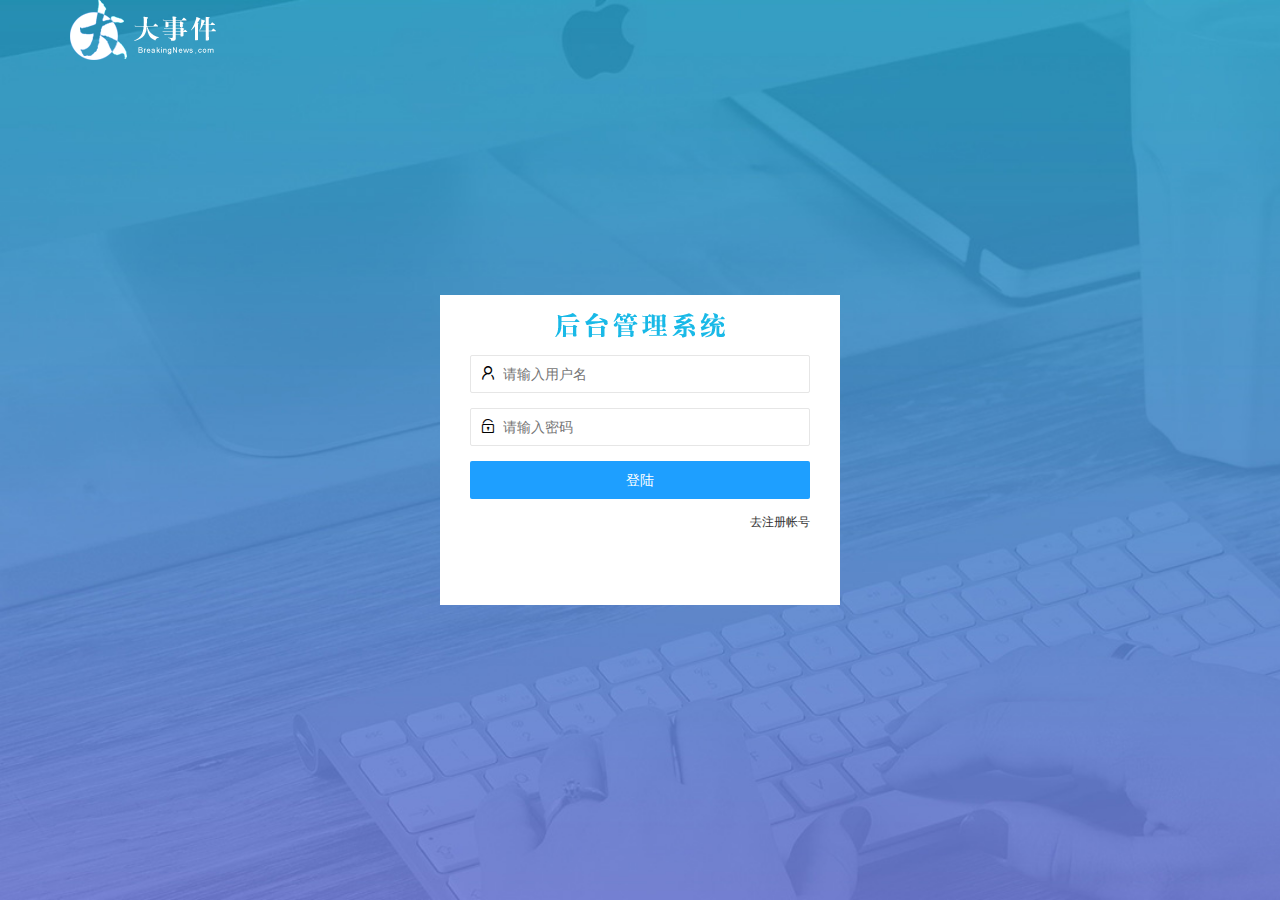
<file: login.html>
<!DOCTYPE html>
<html lang="en">

<head>
    <meta charset="UTF-8">
    <meta http-equiv="X-UA-Compatible" content="IE=edge">
    <meta name="viewport" content="width=device-width, initial-scale=1.0">
    <title>大事件-登陆/注册</title>
    <!-- 导入layui的样式表 -->
    <link rel="stylesheet" href="/assets/lib/layui/css/layui.css">
    <!-- 导入自己的样式表 -->
    <link rel="stylesheet" href="/assets/css/login.css">
</head>

<body>
    <!-- 头部的logo区域 -->
    <div class="layui-main">
        <img src="/assets/images/logo.png" alt="">
    </div>

    <!-- 登陆注册区域 -->
    <div class="loginAndRegBox">
        <div class="title-box"></div>
        <!-- 登陆的div -->
        <div class="login-box">
            <!-- 登陆的表单 -->
            <form class="layui-form" id="form_login">
                <!-- 用户名 -->
                <div class="layui-form-item">
                    <i class="layui-icon layui-icon-username"></i>
                    <input type="text" name="username" required lay-verify="required" placeholder="请输入用户名"
                        autocomplete="off" class="layui-input">
                </div>
                <!-- 用户的密码 -->
                <div class="layui-form-item">
                    <i class="layui-icon layui-icon-password"></i>
                    <input type="password" name="password" required lay-verify="required|pwd" placeholder="请输入密码"
                        autocomplete="off" class="layui-input">
                </div>
                <!-- 登陆按钮 -->
                <div class="layui-form-item">
                    <button class="layui-btn layui-btn-fluid layui-btn-normal" lay-submit>登陆</button>
                </div>
                <div class="layui-form-item links">
                    <a href="javascript:;" id="link_reg">去注册帐号</a>
                </div>
            </form>
        </div>
        <!-- 注册的div -->
        <div class="reg-box">
            <!-- 注册的表单 -->
            <form class="layui-form" id="form_reg">
                <!-- 用户名 -->
                <div class="layui-form-item">
                    <i class="layui-icon layui-icon-username"></i>
                    <input type="text" name="username" required lay-verify="required" placeholder="请输入用户名"
                        autocomplete="off" class="layui-input">
                </div>
                <!-- 密码 -->
                <div class="layui-form-item">
                    <i class="layui-icon layui-icon-password"></i>
                    <input type="password" name="password" required lay-verify="required|pwd" placeholder="请输入密码"
                        autocomplete="off" class="layui-input">
                </div>
                <!-- 密码确认框 -->
                <div class="layui-form-item">
                    <i class="layui-icon layui-icon-password"></i>
                    <input type="password" name="repassword" required lay-verify="required|pwd|repwd"
                        placeholder="再次确认密码" autocomplete="off" class="layui-input">
                </div>
                <!-- 注册按钮 -->
                <div class="layui-form-item">
                    <button class="layui-btn layui-btn-fluid layui-btn-normal" lay-submit>注册</button>
                </div>

                <div class="layui-form-item links">
                    <a href="javascript:;" id="link_login">去登陆</a>
                </div>
            </form>
        </div>
    </div>
    <!-- 导入layui的js文件 -->
    <script src="/assets/lib/layui/layui.all.js"></script>
    <!-- 导入jquery -->
    <script src="/assets/lib/jquery.js"></script>
    <!-- 导入自己封装的bassApi.js -->
    <script src="/assets/js/bassAPI.js"></script>
    <!-- 导入自己的jquery -->
    <script src="/assets/js/login.js"></script>
</body>

</html>
</file>
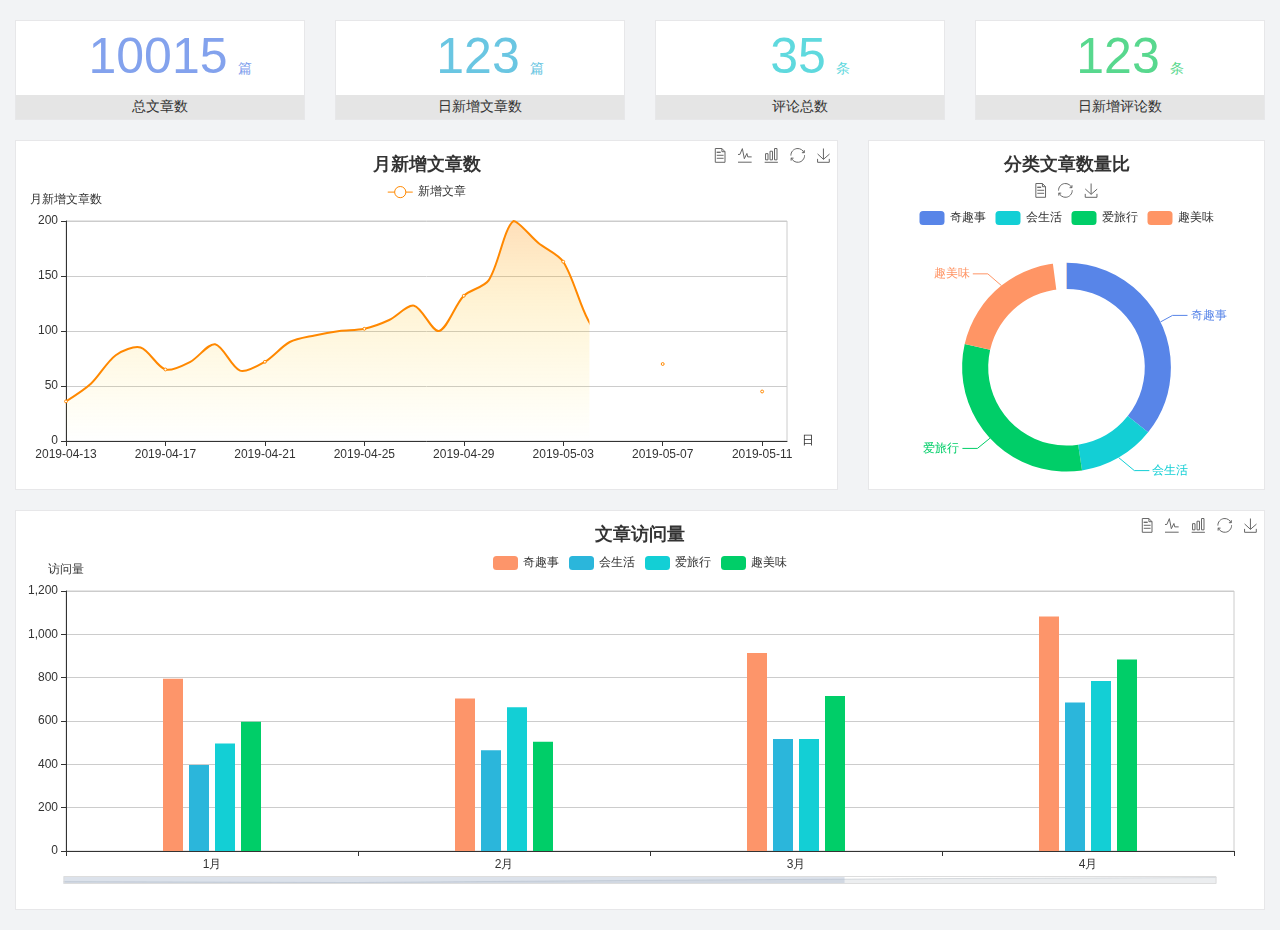
<file: home/dashboard.html>
<!DOCTYPE html>
<html lang="en">

<head>
  <meta charset="UTF-8">
  <meta name="viewport" content="width=device-width, initial-scale=1.0">
  <meta http-equiv="X-UA-Compatible" content="ie=edge">
  <title>图表统计</title>
  <link rel="stylesheet" href="../../assets/lib/bootstrap.css" />
  <link rel="stylesheet" href="../../assets/lib/main.css" />
  <script src="../../assets/lib/jquery.js"></script>
  <script type="text/javascript" src="../../assets/lib/echarts.min.js"></script>
</head>

<body>
  <div class="container-fluid">
    <div class="row spannel_list">
      <div class="col-sm-3 col-xs-6">
        <div class="spannel">
          <em>10015</em><span>篇</span>
          <b>总文章数</b>
        </div>
      </div>
      <div class="col-sm-3 col-xs-6">
        <div class="spannel scolor01">
          <em>123</em><span>篇</span>
          <b>日新增文章数</b>
        </div>
      </div>
      <div class="col-sm-3 col-xs-6">
        <div class="spannel scolor02">
          <em>35</em><span>条</span>
          <b>评论总数</b>
        </div>
      </div>
      <div class="col-sm-3 col-xs-6">
        <div class="spannel scolor03">
          <em>123</em><span>条</span>
          <b>日新增评论数</b>
        </div>
      </div>
    </div>
  </div>

  <div class="container-fluid">
    <div class="row curve-pie">
      <div class="col-lg-8 col-md-8">
        <div class="gragh_pannel" id="curve_show"></div>
      </div>
      <div class="col-lg-4 col-md-4">
        <div class="gragh_pannel" id="pie_show"></div>
      </div>
    </div>
  </div>

  <div class="container-fluid">
    <div class="column_pannel" id="column_show"></div>
  </div>

  <script>
    var oChart = echarts.init(document.getElementById('curve_show'));
    var aList_all = [
      { 'count': 36, 'date': '2019-04-13' },
      { 'count': 52, 'date': '2019-04-14' },
      { 'count': 78, 'date': '2019-04-15' },
      { 'count': 85, 'date': '2019-04-16' },
      { 'count': 65, 'date': '2019-04-17' },
      { 'count': 72, 'date': '2019-04-18' },
      { 'count': 88, 'date': '2019-04-19' },
      { 'count': 64, 'date': '2019-04-20' },
      { 'count': 72, 'date': '2019-04-21' },
      { 'count': 90, 'date': '2019-04-22' },
      { 'count': 96, 'date': '2019-04-23' },
      { 'count': 100, 'date': '2019-04-24' },
      { 'count': 102, 'date': '2019-04-25' },
      { 'count': 110, 'date': '2019-04-26' },
      { 'count': 123, 'date': '2019-04-27' },
      { 'count': 100, 'date': '2019-04-28' },
      { 'count': 132, 'date': '2019-04-29' },
      { 'count': 146, 'date': '2019-04-30' },
      { 'count': 200, 'date': '2019-05-01' },
      { 'count': 180, 'date': '2019-05-02' },
      { 'count': 163, 'date': '2019-05-03' },
      { 'count': 110, 'date': '2019-05-04' },
      { 'count': 80, 'date': '2019-05-05' },
      { 'count': 82, 'date': '2019-05-06' },
      { 'count': 70, 'date': '2019-05-07' },
      { 'count': 65, 'date': '2019-05-08' },
      { 'count': 54, 'date': '2019-05-09' },
      { 'count': 40, 'date': '2019-05-10' },
      { 'count': 45, 'date': '2019-05-11' },
      { 'count': 38, 'date': '2019-05-12' },
    ];

    let aCount = [];
    let aDate = [];

    for (var i = 0; i < aList_all.length; i++) {
      aCount.push(aList_all[i].count);
      aDate.push(aList_all[i].date);
    }

    var chartopt = {
      title: {
        text: '月新增文章数',
        left: 'center',
        top: '10'
      },
      tooltip: {
        trigger: 'axis'
      },
      legend: {
        data: ['新增文章'],
        top: '40'
      },
      toolbox: {
        show: true,
        feature: {
          mark: { show: true },
          dataView: { show: true, readOnly: false },
          magicType: { show: true, type: ['line', 'bar'] },
          restore: { show: true },
          saveAsImage: { show: true }
        }
      },
      calculable: true,
      xAxis: [
        {
          name: '日',
          type: 'category',
          boundaryGap: false,
          data: aDate
        }
      ],
      yAxis: [
        {
          name: '月新增文章数',
          type: 'value'
        }
      ],
      series: [
        {
          name: '新增文章',
          type: 'line',
          smooth: true,
          itemStyle: { normal: { areaStyle: { type: 'default' }, color: '#f80' }, lineStyle: { color: '#f80' } },
          data: aCount
        }],
      areaStyle: {
        normal: {
          color: new echarts.graphic.LinearGradient(0, 0, 0, 1, [{
            offset: 0,
            color: 'rgba(255,136,0,0.39)'
          }, {
            offset: .34,
            color: 'rgba(255,180,0,0.25)'
          }, {
            offset: 1,
            color: 'rgba(255,222,0,0.00)'
          }])

        }
      },
      grid: {
        show: true,
        x: 50,
        x2: 50,
        y: 80,
        height: 220
      }
    };

    oChart.setOption(chartopt);


    var oPie = echarts.init(document.getElementById('pie_show'));
    var oPieopt =
    {
      title: {
        top: 10,
        text: '分类文章数量比',
        x: 'center'
      },
      tooltip: {
        trigger: 'item',
        formatter: "{a} <br/>{b} : {c} ({d}%)"
      },
      color: ['#5885e8', '#13cfd5', '#00ce68', '#ff9565'],
      legend: {
        x: 'center',
        top: 65,
        data: ['奇趣事', '会生活', '爱旅行', '趣美味']
      },
      toolbox: {
        show: true,
        x: 'center',
        top: 35,
        feature: {
          mark: { show: true },
          dataView: { show: true, readOnly: false },
          magicType: {
            show: true,
            type: ['pie', 'funnel'],
            option: {
              funnel: {
                x: '25%',
                width: '50%',
                funnelAlign: 'left',
                max: 1548
              }
            }
          },
          restore: { show: true },
          saveAsImage: { show: true }
        }
      },
      calculable: true,
      series: [
        {
          name: '访问来源',
          type: 'pie',
          radius: ['45%', '60%'],
          center: ['50%', '65%'],
          data: [
            { value: 300, name: '奇趣事' },
            { value: 100, name: '会生活' },
            { value: 260, name: '爱旅行' },
            { value: 180, name: '趣美味' }
          ]
        }
      ]
    };
    oPie.setOption(oPieopt);



    var oColumn = this.echarts.init(document.getElementById('column_show'));
    var oColumnopt =
    {
      title: {
        text: '文章访问量',
        left: 'center',
        top: '10'
      },
      tooltip: {
        trigger: 'axis'
      },
      legend: {
        data: ['奇趣事', '会生活', '爱旅行', '趣美味'],
        top: '40'
      },
      toolbox: {
        show: true,
        feature: {
          mark: { show: true },
          dataView: { show: true, readOnly: false },
          magicType: { show: true, type: ['line', 'bar'] },
          restore: { show: true },
          saveAsImage: { show: true }
        }
      },
      calculable: true,
      xAxis: [
        {
          type: 'category',
          data: ['1月', '2月', '3月', '4月', '5月']
        }
      ],
      yAxis: [
        {
          name: '访问量',
          type: 'value'
        }
      ],
      series: [
        {
          name: '奇趣事',
          type: 'bar',
          barWidth: 20,
          itemStyle: {
            normal: { areaStyle: { type: 'default' }, color: '#fd956a' }
          },
          data: [800, 708, 920, 1090, 1200]
        },
        {
          name: '会生活',
          type: 'bar',
          barWidth: 20,
          itemStyle: {
            normal: { areaStyle: { type: 'default' }, color: '#2bb6db' }
          },
          data: [400, 468, 520, 690, 800]
        },
        {
          name: '爱旅行',
          type: 'bar',
          barWidth: 20,
          itemStyle: {
            normal: { areaStyle: { type: 'default' }, color: '#13cfd5' }
          },
          data: [500, 668, 520, 790, 900]
        },
        {
          name: '趣美味',
          type: 'bar',
          barWidth: 20,
          itemStyle: {
            normal: { areaStyle: { type: 'default' }, color: '#00ce68' }
          },
          data: [600, 508, 720, 890, 1000]
        }
      ],
      grid: {
        show: true,
        x: 50,
        x2: 30,
        y: 80,
        height: 260
      },
      dataZoom: [//给x轴设置滚动条
        {
          start: 0,//默认为0
          end: 100 - 1000 / 31,//默认为100
          type: 'slider',
          show: true,
          xAxisIndex: [0],
          handleSize: 0,//滑动条的 左右2个滑动条的大小
          height: 8,//组件高度
          left: 45, //左边的距离
          right: 50,//右边的距离
          bottom: 26,//右边的距离
          handleColor: '#ddd',//h滑动图标的颜色
          handleStyle: {
            borderColor: "#cacaca",
            borderWidth: "1",
            shadowBlur: 2,
            background: "#ddd",
            shadowColor: "#ddd",
          }
        }]
    };
    oColumn.setOption(oColumnopt);
  </script>
</body>

</html>
</file>
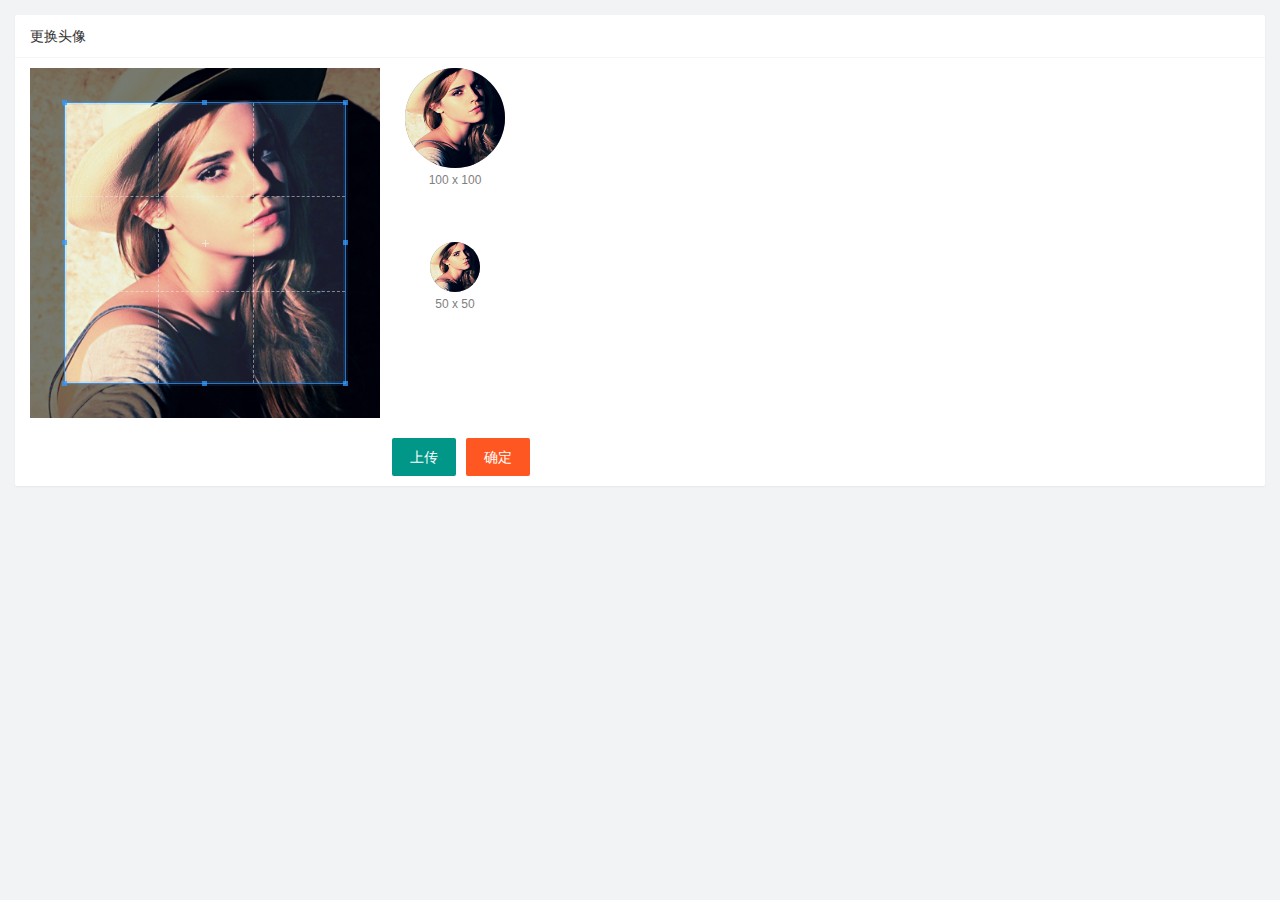
<file: user/user_avatar.html>
<!DOCTYPE html>
<html lang="en">

<head>
    <meta charset="UTF-8">
    <meta http-equiv="X-UA-Compatible" content="IE=edge">
    <meta name="viewport" content="width=device-width, initial-scale=1.0">
    <title>Document</title>
    <!-- 导入layui的css文件 -->
    <link rel="stylesheet" href="/assets/lib/layui/css/layui.css">
    <!-- 导入cropper的css文件,更换头像专用 -->
    <link rel="stylesheet" href="/assets/lib/cropper/cropper.css">
    <!-- 导入自己的css文件 -->
    <link rel="stylesheet" href="/assets/css/user/user_avatar.css">
</head>

<body>
    <!-- 卡片区域 -->
    <div class="layui-card">
        <div class="layui-card-header">更换头像</div>
        <div class="layui-card-body">
            <!-- 第一行的图片裁剪和预览区域 -->
            <div class="row1">
                <!-- 图片裁剪区域 -->
                <div class="cropper-box">
                    <!-- 这个 img 标签很重要，将来会把它初始化为裁剪区域 -->
                    <img id="image" src="/assets/images/sample.jpg" />
                </div> <!-- 图片的预览区域 -->
                <div class="preview-box">
                    <div>
                        <!-- 宽高为 100px 的预览区域 -->
                        <div class="img-preview w100"></div>
                        <p class="size">100 x 100</p>
                    </div>
                    <div>
                        <!-- 宽高为 50px 的预览区域 -->
                        <div class="img-preview w50"></div>
                        <p class="size">50 x 50</p>
                    </div>
                </div>
            </div> <!-- 第二行的按钮区域 -->

            <div class="row2">
                <!-- 通过accept属性，可以指定，允许用户选择什么类型的文件 -->
                <input type="file" id="file" accept="image/png,image/jpeg">
                <button type="button" class="layui-btn" id="btnChooseImage">上传</button>
                <button type="button" class="layui-btn layui-btn-danger" id="btnUpload">确定</button>
            </div>
        </div>
    </div>
    <!-- 导入layui的js文件 -->
    <script src="/assets/lib/layui/layui.all.js"></script>
    <!-- 导入jquery的js文件 -->
    <script src="/assets/lib/jquery.js"></script>
    <script src="/assets/lib/cropper/Cropper.js"></script>
    <script src="/assets/lib/cropper/jquery-cropper.js"></script>
    <script src="/assets/js/bassAPI.js"></script>
    <script src="/assets/js/user/user_avatar.js"></script>
    <!-- 导入bassapi的js文件 -->
    <!-- <script src="/assets/js/bassAPI.js"></script> -->
    <!-- 导入自己的js文件 -->
    <!-- <script src="/assets/js/user/user_avatar.js"></script> -->
</body>

</html>
</file>
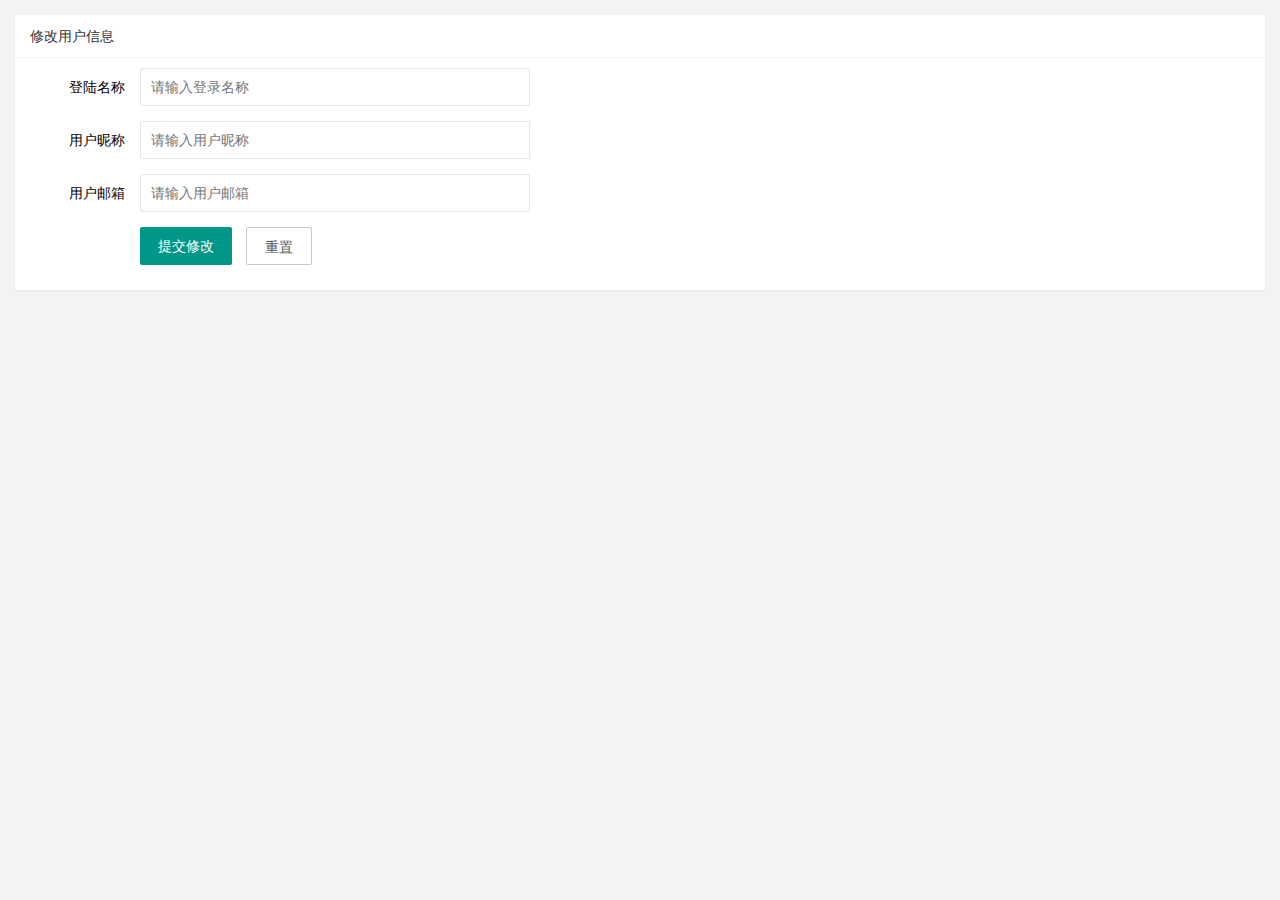
<file: user/user_info.html>
<!DOCTYPE html>
<html lang="en">

<head>
    <meta charset="UTF-8">
    <meta http-equiv="X-UA-Compatible" content="IE=edge">
    <meta name="viewport" content="width=device-width, initial-scale=1.0">
    <title>Document</title>
    <!-- 导入layui的css样式表 -->
    <link rel="stylesheet" href="/assets/lib/layui/css/layui.css">
    <!-- 导入自己的css样式表 -->
    <link rel="stylesheet" href="/assets/css/user/user_info.css">
</head>

<body>
    <!-- 卡片区域 -->
    <div class="layui-card">
        <div class="layui-card-header">修改用户信息</div>
        <div class="layui-card-body">
            <!-- form表单区域 -->
            <form class="layui-form" lay-filter="formUserInfo">
                <!-- 这是隐藏域 -->
                <input type="hidden" name="id" />
                <div class="layui-form-item">
                    <label class="layui-form-label">登陆名称</label>
                    <div class="layui-input-block">
                        <input type="text" name="username" required lay-verify="required" placeholder="请输入登录名称"
                            autocomplete="off" class="layui-input" readonly>
                    </div>
                </div>
                <div class="layui-form-item">
                    <label class="layui-form-label">用户昵称</label>
                    <div class="layui-input-block">
                        <input type="text" name="nickname" required lay-verify="required|nickname" placeholder="请输入用户昵称"
                            autocomplete="off" class="layui-input">
                    </div>
                </div>
                <div class="layui-form-item">
                    <label class="layui-form-label">用户邮箱</label>
                    <div class="layui-input-block">
                        <input type="text" name="email" required lay-verify="required|email" placeholder="请输入用户邮箱"
                            autocomplete="off" class="layui-input">
                    </div>
                </div>
                <div class="layui-form-item">
                    <div class="layui-input-block">
                        <button class="layui-btn" lay-submit lay-filter="formDemo">提交修改</button>
                        <button type="reset" class="layui-btn layui-btn-primary" id="btnReset">重置</button>
                    </div>
                </div>
            </form>
        </div>
    </div>
    <!-- 导入layui的js文件 -->
    <script src="/assets/lib/layui/layui.all.js"></script>
    <!-- 导入jquery的js文件 -->
    <script src="/assets/lib/jquery.js"></script>
    <!-- 导入bassApi文件 -->
    <script src="/assets/js/bassAPI.js"></script>
    <!-- 导入自己的js文件 -->
    <script src="/assets/js/user/user_info.js"></script>
</body>

</html>
</file>
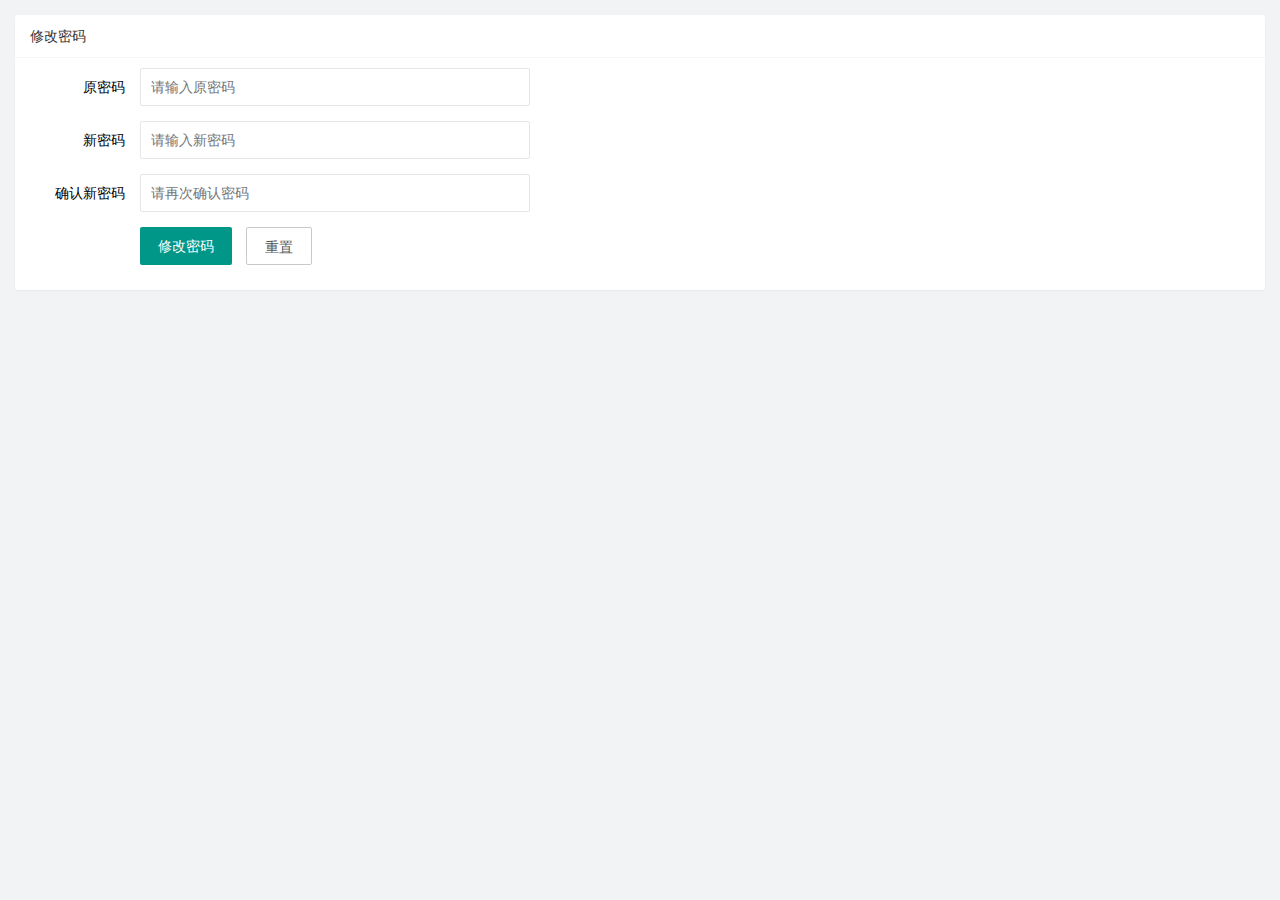
<file: user/user_pwd.html>
<!DOCTYPE html>
<html lang="en">

<head>
    <meta charset="UTF-8">
    <meta http-equiv="X-UA-Compatible" content="IE=edge">
    <meta name="viewport" content="width=device-width, initial-scale=1.0">
    <title>Document</title>
    <!-- 导入layui的css文件 -->
    <link rel="stylesheet" href="/assets/lib/layui/css/layui.css">
    <!-- 导入自己的css文件 -->
    <link rel="stylesheet" href="/assets/css/user/user_pwd.css">
</head>

<body>
    <!-- 卡片区域 -->
    <div class="layui-card">
        <div class="layui-card-header">修改密码</div>
        <div class="layui-card-body">
            <form class="layui-form">
                <div class="layui-form-item">
                    <label class="layui-form-label">原密码</label>
                    <div class="layui-input-block">
                        <input type="password" name="oldPwd" required lay-verify="required|pwd" placeholder="请输入原密码"
                            autocomplete="off" class="layui-input">
                    </div>
                </div>
                <div class="layui-form-item">
                    <label class="layui-form-label">新密码</label>
                    <div class="layui-input-block">
                        <input type="password" name="newPwd" required lay-verify="required|pwd|samePwd"
                            placeholder="请输入新密码" autocomplete="off" class="layui-input">
                    </div>
                </div>
                <div class="layui-form-item">
                    <label class="layui-form-label">确认新密码</label>
                    <div class="layui-input-block">
                        <input type="password" name="rePwd" required lay-verify="required|pwd|rePwd"
                            placeholder="请再次确认密码" autocomplete="off" class="layui-input">
                    </div>
                </div>
                <div class="layui-form-item">
                    <div class="layui-input-block">
                        <button class="layui-btn" lay-submit lay-filter="formDemo">修改密码</button>
                        <button type="reset" class="layui-btn layui-btn-primary">重置</button>
                    </div>
                </div>
            </form>
        </div>
    </div>
    <!-- 导入layui的js文件 -->
    <script src="/assets/lib/layui/layui.all.js"></script>
    <!-- 导入jquery的js文件 -->
    <script src="/assets/lib/jquery.js"></script>
    <!-- 导入bassapi的js文件 -->
    <script src="/assets/js/bassAPI.js"></script>
    <!-- 导入自己的js文件 -->
    <script src="/assets/js/user/user_pwd.js"></script>
</body>

</html>
</file>
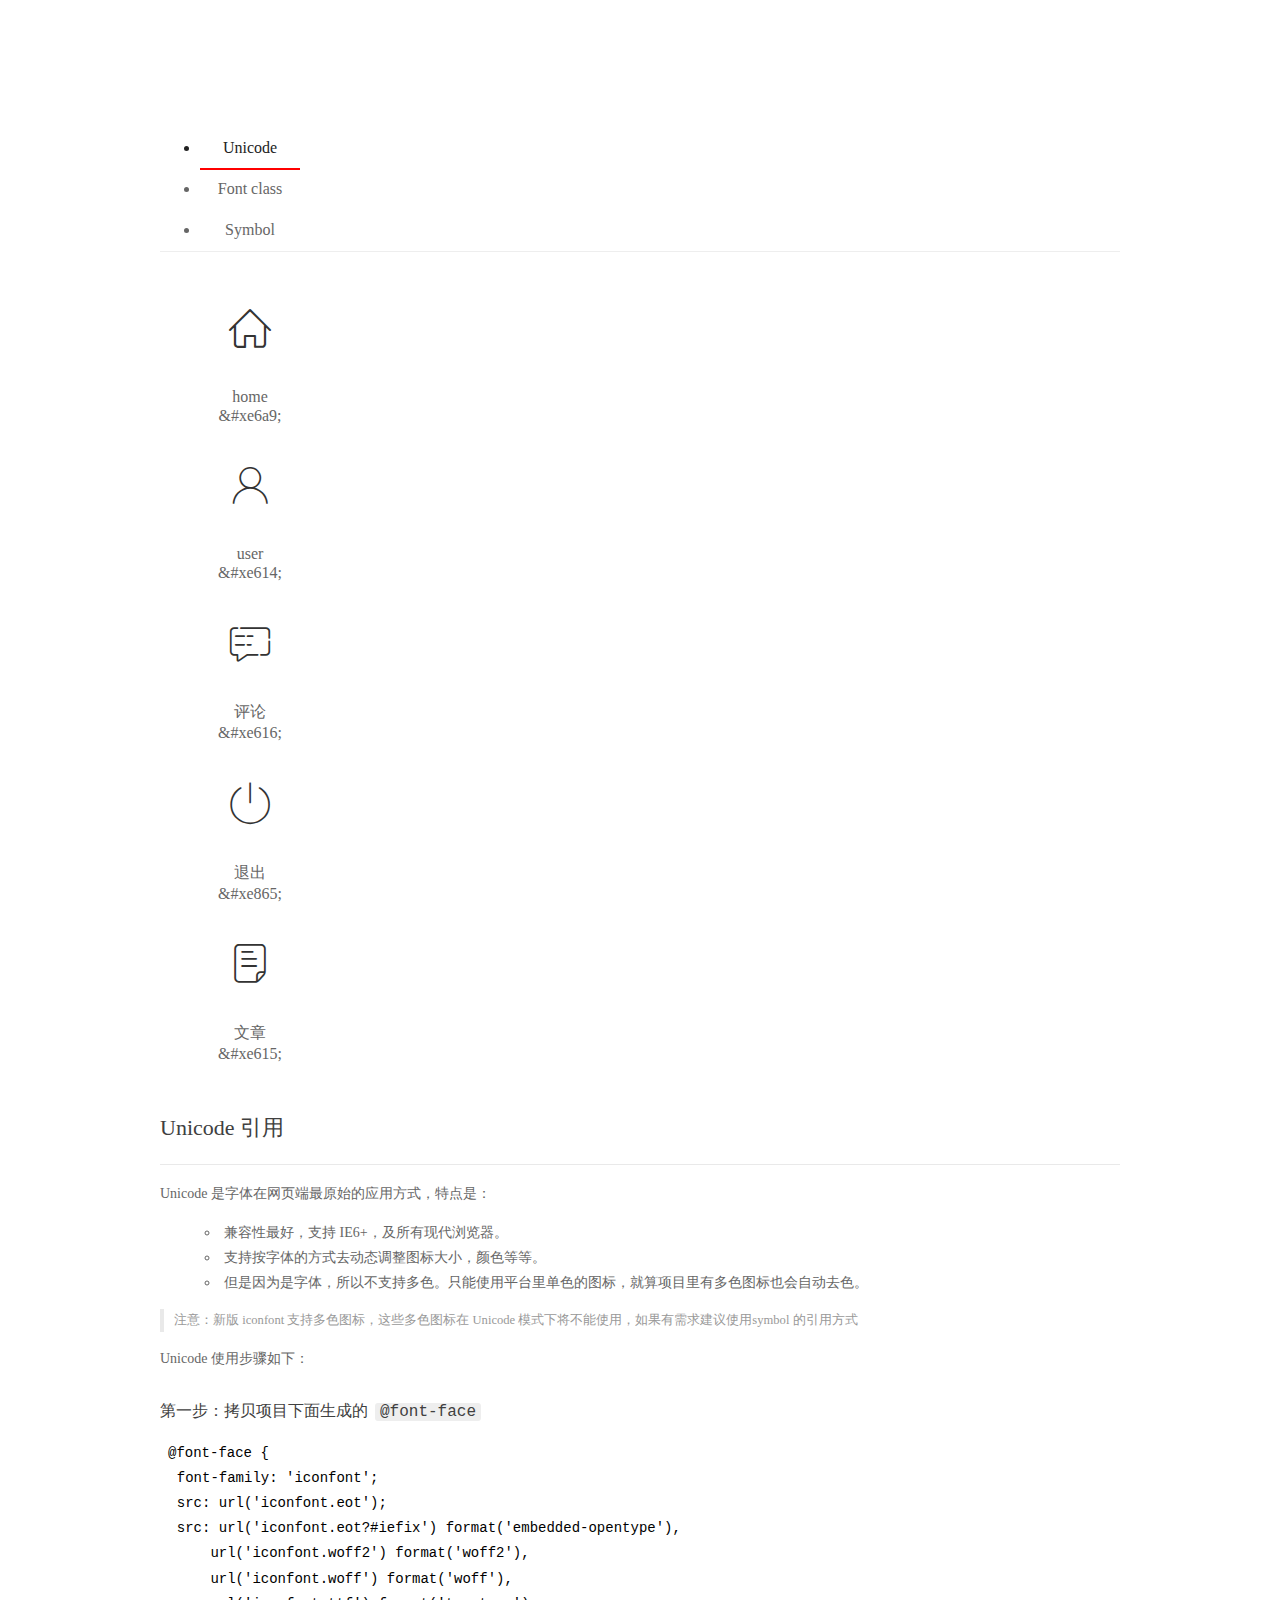
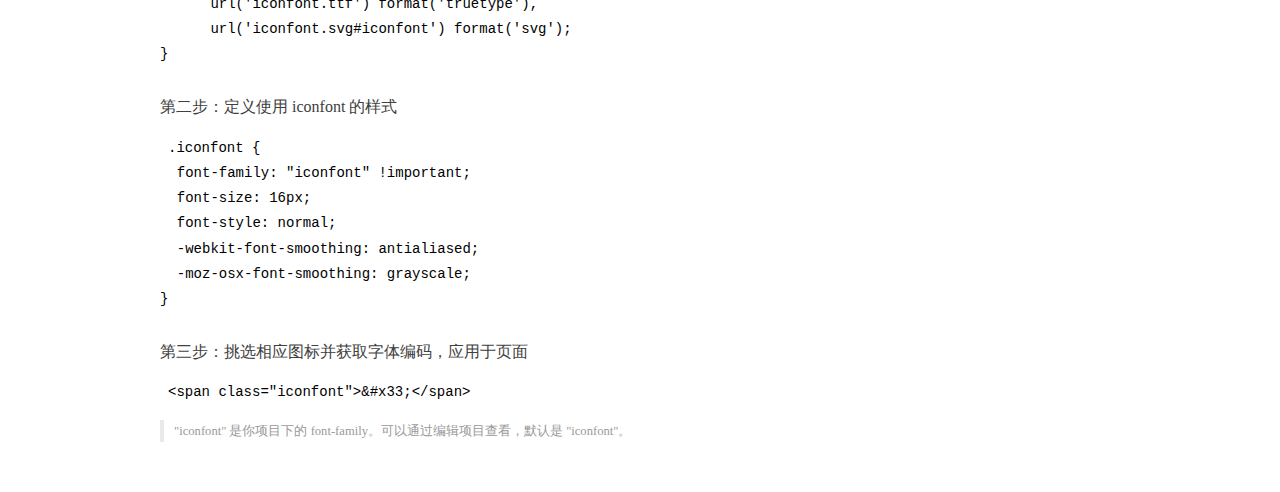
<file: assets/fonts/demo_index.html>
<!DOCTYPE html>
<html>
<head>
  <meta charset="utf-8"/>
  <title>IconFont Demo</title>
  <link rel="shortcut icon" href="https://gtms04.alicdn.com/tps/i4/TB1_oz6GVXXXXaFXpXXJDFnIXXX-64-64.ico" type="image/x-icon"/>
  <link rel="stylesheet" href="https://g.alicdn.com/thx/cube/1.3.2/cube.min.css">
  <link rel="stylesheet" href="demo.css">
  <link rel="stylesheet" href="iconfont.css">
  <script src="iconfont.js"></script>
  <!-- jQuery -->
  <script src="https://a1.alicdn.com/oss/uploads/2018/12/26/7bfddb60-08e8-11e9-9b04-53e73bb6408b.js"></script>
  <!-- 代码高亮 -->
  <script src="https://a1.alicdn.com/oss/uploads/2018/12/26/a3f714d0-08e6-11e9-8a15-ebf944d7534c.js"></script>
</head>
<body>
  <div class="main">
    <h1 class="logo"><a href="https://www.iconfont.cn/" title="iconfont 首页" target="_blank">&#xe86b;</a></h1>
    <div class="nav-tabs">
      <ul id="tabs" class="dib-box">
        <li class="dib active"><span>Unicode</span></li>
        <li class="dib"><span>Font class</span></li>
        <li class="dib"><span>Symbol</span></li>
      </ul>
      
    </div>
    <div class="tab-container">
      <div class="content unicode" style="display: block;">
          <ul class="icon_lists dib-box">
          
            <li class="dib">
              <span class="icon iconfont">&#xe6a9;</span>
                <div class="name">home</div>
                <div class="code-name">&amp;#xe6a9;</div>
              </li>
          
            <li class="dib">
              <span class="icon iconfont">&#xe614;</span>
                <div class="name">user</div>
                <div class="code-name">&amp;#xe614;</div>
              </li>
          
            <li class="dib">
              <span class="icon iconfont">&#xe616;</span>
                <div class="name">评论</div>
                <div class="code-name">&amp;#xe616;</div>
              </li>
          
            <li class="dib">
              <span class="icon iconfont">&#xe865;</span>
                <div class="name">退出</div>
                <div class="code-name">&amp;#xe865;</div>
              </li>
          
            <li class="dib">
              <span class="icon iconfont">&#xe615;</span>
                <div class="name">文章</div>
                <div class="code-name">&amp;#xe615;</div>
              </li>
          
          </ul>
          <div class="article markdown">
          <h2 id="unicode-">Unicode 引用</h2>
          <hr>

          <p>Unicode 是字体在网页端最原始的应用方式，特点是：</p>
          <ul>
            <li>兼容性最好，支持 IE6+，及所有现代浏览器。</li>
            <li>支持按字体的方式去动态调整图标大小，颜色等等。</li>
            <li>但是因为是字体，所以不支持多色。只能使用平台里单色的图标，就算项目里有多色图标也会自动去色。</li>
          </ul>
          <blockquote>
            <p>注意：新版 iconfont 支持多色图标，这些多色图标在 Unicode 模式下将不能使用，如果有需求建议使用symbol 的引用方式</p>
          </blockquote>
          <p>Unicode 使用步骤如下：</p>
          <h3 id="-font-face">第一步：拷贝项目下面生成的 <code>@font-face</code></h3>
<pre><code class="language-css"
>@font-face {
  font-family: 'iconfont';
  src: url('iconfont.eot');
  src: url('iconfont.eot?#iefix') format('embedded-opentype'),
      url('iconfont.woff2') format('woff2'),
      url('iconfont.woff') format('woff'),
      url('iconfont.ttf') format('truetype'),
      url('iconfont.svg#iconfont') format('svg');
}
</code></pre>
          <h3 id="-iconfont-">第二步：定义使用 iconfont 的样式</h3>
<pre><code class="language-css"
>.iconfont {
  font-family: "iconfont" !important;
  font-size: 16px;
  font-style: normal;
  -webkit-font-smoothing: antialiased;
  -moz-osx-font-smoothing: grayscale;
}
</code></pre>
          <h3 id="-">第三步：挑选相应图标并获取字体编码，应用于页面</h3>
<pre>
<code class="language-html"
>&lt;span class="iconfont"&gt;&amp;#x33;&lt;/span&gt;
</code></pre>
          <blockquote>
            <p>"iconfont" 是你项目下的 font-family。可以通过编辑项目查看，默认是 "iconfont"。</p>
          </blockquote>
          </div>
      </div>
      <div class="content font-class">
        <ul class="icon_lists dib-box">
          
          <li class="dib">
            <span class="icon iconfont icon-home"></span>
            <div class="name">
              home
            </div>
            <div class="code-name">.icon-home
            </div>
          </li>
          
          <li class="dib">
            <span class="icon iconfont icon-user"></span>
            <div class="name">
              user
            </div>
            <div class="code-name">.icon-user
            </div>
          </li>
          
          <li class="dib">
            <span class="icon iconfont icon-pinglun"></span>
            <div class="name">
              评论
            </div>
            <div class="code-name">.icon-pinglun
            </div>
          </li>
          
          <li class="dib">
            <span class="icon iconfont icon-tuichu"></span>
            <div class="name">
              退出
            </div>
            <div class="code-name">.icon-tuichu
            </div>
          </li>
          
          <li class="dib">
            <span class="icon iconfont icon-16"></span>
            <div class="name">
              文章
            </div>
            <div class="code-name">.icon-16
            </div>
          </li>
          
        </ul>
        <div class="article markdown">
        <h2 id="font-class-">font-class 引用</h2>
        <hr>

        <p>font-class 是 Unicode 使用方式的一种变种，主要是解决 Unicode 书写不直观，语意不明确的问题。</p>
        <p>与 Unicode 使用方式相比，具有如下特点：</p>
        <ul>
          <li>兼容性良好，支持 IE8+，及所有现代浏览器。</li>
          <li>相比于 Unicode 语意明确，书写更直观。可以很容易分辨这个 icon 是什么。</li>
          <li>因为使用 class 来定义图标，所以当要替换图标时，只需要修改 class 里面的 Unicode 引用。</li>
          <li>不过因为本质上还是使用的字体，所以多色图标还是不支持的。</li>
        </ul>
        <p>使用步骤如下：</p>
        <h3 id="-fontclass-">第一步：引入项目下面生成的 fontclass 代码：</h3>
<pre><code class="language-html">&lt;link rel="stylesheet" href="./iconfont.css"&gt;
</code></pre>
        <h3 id="-">第二步：挑选相应图标并获取类名，应用于页面：</h3>
<pre><code class="language-html">&lt;span class="iconfont icon-xxx"&gt;&lt;/span&gt;
</code></pre>
        <blockquote>
          <p>"
            iconfont" 是你项目下的 font-family。可以通过编辑项目查看，默认是 "iconfont"。</p>
        </blockquote>
      </div>
      </div>
      <div class="content symbol">
          <ul class="icon_lists dib-box">
          
            <li class="dib">
                <svg class="icon svg-icon" aria-hidden="true">
                  <use xlink:href="#icon-home"></use>
                </svg>
                <div class="name">home</div>
                <div class="code-name">#icon-home</div>
            </li>
          
            <li class="dib">
                <svg class="icon svg-icon" aria-hidden="true">
                  <use xlink:href="#icon-user"></use>
                </svg>
                <div class="name">user</div>
                <div class="code-name">#icon-user</div>
            </li>
          
            <li class="dib">
                <svg class="icon svg-icon" aria-hidden="true">
                  <use xlink:href="#icon-pinglun"></use>
                </svg>
                <div class="name">评论</div>
                <div class="code-name">#icon-pinglun</div>
            </li>
          
            <li class="dib">
                <svg class="icon svg-icon" aria-hidden="true">
                  <use xlink:href="#icon-tuichu"></use>
                </svg>
                <div class="name">退出</div>
                <div class="code-name">#icon-tuichu</div>
            </li>
          
            <li class="dib">
                <svg class="icon svg-icon" aria-hidden="true">
                  <use xlink:href="#icon-16"></use>
                </svg>
                <div class="name">文章</div>
                <div class="code-name">#icon-16</div>
            </li>
          
          </ul>
          <div class="article markdown">
          <h2 id="symbol-">Symbol 引用</h2>
          <hr>

          <p>这是一种全新的使用方式，应该说这才是未来的主流，也是平台目前推荐的用法。相关介绍可以参考这篇<a href="">文章</a>
            这种用法其实是做了一个 SVG 的集合，与另外两种相比具有如下特点：</p>
          <ul>
            <li>支持多色图标了，不再受单色限制。</li>
            <li>通过一些技巧，支持像字体那样，通过 <code>font-size</code>, <code>color</code> 来调整样式。</li>
            <li>兼容性较差，支持 IE9+，及现代浏览器。</li>
            <li>浏览器渲染 SVG 的性能一般，还不如 png。</li>
          </ul>
          <p>使用步骤如下：</p>
          <h3 id="-symbol-">第一步：引入项目下面生成的 symbol 代码：</h3>
<pre><code class="language-html">&lt;script src="./iconfont.js"&gt;&lt;/script&gt;
</code></pre>
          <h3 id="-css-">第二步：加入通用 CSS 代码（引入一次就行）：</h3>
<pre><code class="language-html">&lt;style&gt;
.icon {
  width: 1em;
  height: 1em;
  vertical-align: -0.15em;
  fill: currentColor;
  overflow: hidden;
}
&lt;/style&gt;
</code></pre>
          <h3 id="-">第三步：挑选相应图标并获取类名，应用于页面：</h3>
<pre><code class="language-html">&lt;svg class="icon" aria-hidden="true"&gt;
  &lt;use xlink:href="#icon-xxx"&gt;&lt;/use&gt;
&lt;/svg&gt;
</code></pre>
          </div>
      </div>

    </div>
  </div>
  <script>
  $(document).ready(function () {
      $('.tab-container .content:first').show()

      $('#tabs li').click(function (e) {
        var tabContent = $('.tab-container .content')
        var index = $(this).index()

        if ($(this).hasClass('active')) {
          return
        } else {
          $('#tabs li').removeClass('active')
          $(this).addClass('active')

          tabContent.hide().eq(index).fadeIn()
        }
      })
    })
  </script>
</body>
</html>
</file>
<file: assets/lib/layui/css/layui.css>
/** layui-v2.5.5 MIT License By https://www.layui.com */
 .layui-inline,img{display:inline-block;vertical-align:middle}h1,h2,h3,h4,h5,h6{font-weight:400}.layui-edge,.layui-header,.layui-inline,.layui-main{position:relative}.layui-body,.layui-edge,.layui-elip{overflow:hidden}.layui-btn,.layui-edge,.layui-inline,img{vertical-align:middle}.layui-btn,.layui-disabled,.layui-icon,.layui-unselect{-moz-user-select:none;-webkit-user-select:none;-ms-user-select:none}.layui-elip,.layui-form-checkbox span,.layui-form-pane .layui-form-label{text-overflow:ellipsis;white-space:nowrap}.layui-breadcrumb,.layui-tree-btnGroup{visibility:hidden}blockquote,body,button,dd,div,dl,dt,form,h1,h2,h3,h4,h5,h6,input,li,ol,p,pre,td,textarea,th,ul{margin:0;padding:0;-webkit-tap-highlight-color:rgba(0,0,0,0)}a:active,a:hover{outline:0}img{border:none}li{list-style:none}table{border-collapse:collapse;border-spacing:0}h4,h5,h6{font-size:100%}button,input,optgroup,option,select,textarea{font-family:inherit;font-size:inherit;font-style:inherit;font-weight:inherit;outline:0}pre{white-space:pre-wrap;white-space:-moz-pre-wrap;white-space:-pre-wrap;white-space:-o-pre-wrap;word-wrap:break-word}body{line-height:24px;font:14px Helvetica Neue,Helvetica,PingFang SC,Tahoma,Arial,sans-serif}hr{height:1px;margin:10px 0;border:0;clear:both}a{color:#333;text-decoration:none}a:hover{color:#777}a cite{font-style:normal;*cursor:pointer}.layui-border-box,.layui-border-box *{box-sizing:border-box}.layui-box,.layui-box *{box-sizing:content-box}.layui-clear{clear:both;*zoom:1}.layui-clear:after{content:'\20';clear:both;*zoom:1;display:block;height:0}.layui-inline{*display:inline;*zoom:1}.layui-edge{display:inline-block;width:0;height:0;border-width:6px;border-style:dashed;border-color:transparent}.layui-edge-top{top:-4px;border-bottom-color:#999;border-bottom-style:solid}.layui-edge-right{border-left-color:#999;border-left-style:solid}.layui-edge-bottom{top:2px;border-top-color:#999;border-top-style:solid}.layui-edge-left{border-right-color:#999;border-right-style:solid}.layui-disabled,.layui-disabled:hover{color:#d2d2d2!important;cursor:not-allowed!important}.layui-circle{border-radius:100%}.layui-show{display:block!important}.layui-hide{display:none!important}@font-face{font-family:layui-icon;src:url(../font/iconfont.eot?v=250);src:url(../font/iconfont.eot?v=250#iefix) format('embedded-opentype'),url(../font/iconfont.woff2?v=250) format('woff2'),url(../font/iconfont.woff?v=250) format('woff'),url(../font/iconfont.ttf?v=250) format('truetype'),url(../font/iconfont.svg?v=250#layui-icon) format('svg')}.layui-icon{font-family:layui-icon!important;font-size:16px;font-style:normal;-webkit-font-smoothing:antialiased;-moz-osx-font-smoothing:grayscale}.layui-icon-reply-fill:before{content:"\e611"}.layui-icon-set-fill:before{content:"\e614"}.layui-icon-menu-fill:before{content:"\e60f"}.layui-icon-search:before{content:"\e615"}.layui-icon-share:before{content:"\e641"}.layui-icon-set-sm:before{content:"\e620"}.layui-icon-engine:before{content:"\e628"}.layui-icon-close:before{content:"\1006"}.layui-icon-close-fill:before{content:"\1007"}.layui-icon-chart-screen:before{content:"\e629"}.layui-icon-star:before{content:"\e600"}.layui-icon-circle-dot:before{content:"\e617"}.layui-icon-chat:before{content:"\e606"}.layui-icon-release:before{content:"\e609"}.layui-icon-list:before{content:"\e60a"}.layui-icon-chart:before{content:"\e62c"}.layui-icon-ok-circle:before{content:"\1005"}.layui-icon-layim-theme:before{content:"\e61b"}.layui-icon-table:before{content:"\e62d"}.layui-icon-right:before{content:"\e602"}.layui-icon-left:before{content:"\e603"}.layui-icon-cart-simple:before{content:"\e698"}.layui-icon-face-cry:before{content:"\e69c"}.layui-icon-face-smile:before{content:"\e6af"}.layui-icon-survey:before{content:"\e6b2"}.layui-icon-tree:before{content:"\e62e"}.layui-icon-upload-circle:before{content:"\e62f"}.layui-icon-add-circle:before{content:"\e61f"}.layui-icon-download-circle:before{content:"\e601"}.layui-icon-templeate-1:before{content:"\e630"}.layui-icon-util:before{content:"\e631"}.layui-icon-face-surprised:before{content:"\e664"}.layui-icon-edit:before{content:"\e642"}.layui-icon-speaker:before{content:"\e645"}.layui-icon-down:before{content:"\e61a"}.layui-icon-file:before{content:"\e621"}.layui-icon-layouts:before{content:"\e632"}.layui-icon-rate-half:before{content:"\e6c9"}.layui-icon-add-circle-fine:before{content:"\e608"}.layui-icon-prev-circle:before{content:"\e633"}.layui-icon-read:before{content:"\e705"}.layui-icon-404:before{content:"\e61c"}.layui-icon-carousel:before{content:"\e634"}.layui-icon-help:before{content:"\e607"}.layui-icon-code-circle:before{content:"\e635"}.layui-icon-water:before{content:"\e636"}.layui-icon-username:before{content:"\e66f"}.layui-icon-find-fill:before{content:"\e670"}.layui-icon-about:before{content:"\e60b"}.layui-icon-location:before{content:"\e715"}.layui-icon-up:before{content:"\e619"}.layui-icon-pause:before{content:"\e651"}.layui-icon-date:before{content:"\e637"}.layui-icon-layim-uploadfile:before{content:"\e61d"}.layui-icon-delete:before{content:"\e640"}.layui-icon-play:before{content:"\e652"}.layui-icon-top:before{content:"\e604"}.layui-icon-friends:before{content:"\e612"}.layui-icon-refresh-3:before{content:"\e9aa"}.layui-icon-ok:before{content:"\e605"}.layui-icon-layer:before{content:"\e638"}.layui-icon-face-smile-fine:before{content:"\e60c"}.layui-icon-dollar:before{content:"\e659"}.layui-icon-group:before{content:"\e613"}.layui-icon-layim-download:before{content:"\e61e"}.layui-icon-picture-fine:before{content:"\e60d"}.layui-icon-link:before{content:"\e64c"}.layui-icon-diamond:before{content:"\e735"}.layui-icon-log:before{content:"\e60e"}.layui-icon-rate-solid:before{content:"\e67a"}.layui-icon-fonts-del:before{content:"\e64f"}.layui-icon-unlink:before{content:"\e64d"}.layui-icon-fonts-clear:before{content:"\e639"}.layui-icon-triangle-r:before{content:"\e623"}.layui-icon-circle:before{content:"\e63f"}.layui-icon-radio:before{content:"\e643"}.layui-icon-align-center:before{content:"\e647"}.layui-icon-align-right:before{content:"\e648"}.layui-icon-align-left:before{content:"\e649"}.layui-icon-loading-1:before{content:"\e63e"}.layui-icon-return:before{content:"\e65c"}.layui-icon-fonts-strong:before{content:"\e62b"}.layui-icon-upload:before{content:"\e67c"}.layui-icon-dialogue:before{content:"\e63a"}.layui-icon-video:before{content:"\e6ed"}.layui-icon-headset:before{content:"\e6fc"}.layui-icon-cellphone-fine:before{content:"\e63b"}.layui-icon-add-1:before{content:"\e654"}.layui-icon-face-smile-b:before{content:"\e650"}.layui-icon-fonts-html:before{content:"\e64b"}.layui-icon-form:before{content:"\e63c"}.layui-icon-cart:before{content:"\e657"}.layui-icon-camera-fill:before{content:"\e65d"}.layui-icon-tabs:before{content:"\e62a"}.layui-icon-fonts-code:before{content:"\e64e"}.layui-icon-fire:before{content:"\e756"}.layui-icon-set:before{content:"\e716"}.layui-icon-fonts-u:before{content:"\e646"}.layui-icon-triangle-d:before{content:"\e625"}.layui-icon-tips:before{content:"\e702"}.layui-icon-picture:before{content:"\e64a"}.layui-icon-more-vertical:before{content:"\e671"}.layui-icon-flag:before{content:"\e66c"}.layui-icon-loading:before{content:"\e63d"}.layui-icon-fonts-i:before{content:"\e644"}.layui-icon-refresh-1:before{content:"\e666"}.layui-icon-rmb:before{content:"\e65e"}.layui-icon-home:before{content:"\e68e"}.layui-icon-user:before{content:"\e770"}.layui-icon-notice:before{content:"\e667"}.layui-icon-login-weibo:before{content:"\e675"}.layui-icon-voice:before{content:"\e688"}.layui-icon-upload-drag:before{content:"\e681"}.layui-icon-login-qq:before{content:"\e676"}.layui-icon-snowflake:before{content:"\e6b1"}.layui-icon-file-b:before{content:"\e655"}.layui-icon-template:before{content:"\e663"}.layui-icon-auz:before{content:"\e672"}.layui-icon-console:before{content:"\e665"}.layui-icon-app:before{content:"\e653"}.layui-icon-prev:before{content:"\e65a"}.layui-icon-website:before{content:"\e7ae"}.layui-icon-next:before{content:"\e65b"}.layui-icon-component:before{content:"\e857"}.layui-icon-more:before{content:"\e65f"}.layui-icon-login-wechat:before{content:"\e677"}.layui-icon-shrink-right:before{content:"\e668"}.layui-icon-spread-left:before{content:"\e66b"}.layui-icon-camera:before{content:"\e660"}.layui-icon-note:before{content:"\e66e"}.layui-icon-refresh:before{content:"\e669"}.layui-icon-female:before{content:"\e661"}.layui-icon-male:before{content:"\e662"}.layui-icon-password:before{content:"\e673"}.layui-icon-senior:before{content:"\e674"}.layui-icon-theme:before{content:"\e66a"}.layui-icon-tread:before{content:"\e6c5"}.layui-icon-praise:before{content:"\e6c6"}.layui-icon-star-fill:before{content:"\e658"}.layui-icon-rate:before{content:"\e67b"}.layui-icon-template-1:before{content:"\e656"}.layui-icon-vercode:before{content:"\e679"}.layui-icon-cellphone:before{content:"\e678"}.layui-icon-screen-full:before{content:"\e622"}.layui-icon-screen-restore:before{content:"\e758"}.layui-icon-cols:before{content:"\e610"}.layui-icon-export:before{content:"\e67d"}.layui-icon-print:before{content:"\e66d"}.layui-icon-slider:before{content:"\e714"}.layui-icon-addition:before{content:"\e624"}.layui-icon-subtraction:before{content:"\e67e"}.layui-icon-service:before{content:"\e626"}.layui-icon-transfer:before{content:"\e691"}.layui-main{width:1140px;margin:0 auto}.layui-header{z-index:1000;height:60px}.layui-header a:hover{transition:all .5s;-webkit-transition:all .5s}.layui-side{position:fixed;left:0;top:0;bottom:0;z-index:999;width:200px;overflow-x:hidden}.layui-side-scroll{position:relative;width:220px;height:100%;overflow-x:hidden}.layui-body{position:absolute;left:200px;right:0;top:0;bottom:0;z-index:998;width:auto;overflow-y:auto;box-sizing:border-box}.layui-layout-body{overflow:hidden}.layui-layout-admin .layui-header{background-color:#23262E}.layui-layout-admin .layui-side{top:60px;width:200px;overflow-x:hidden}.layui-layout-admin .layui-body{position:fixed;top:60px;bottom:44px}.layui-layout-admin .layui-main{width:auto;margin:0 15px}.layui-layout-admin .layui-footer{position:fixed;left:200px;right:0;bottom:0;height:44px;line-height:44px;padding:0 15px;background-color:#eee}.layui-layout-admin .layui-logo{position:absolute;left:0;top:0;width:200px;height:100%;line-height:60px;text-align:center;color:#009688;font-size:16px}.layui-layout-admin .layui-header .layui-nav{background:0 0}.layui-layout-left{position:absolute!important;left:200px;top:0}.layui-layout-right{position:absolute!important;right:0;top:0}.layui-container{position:relative;margin:0 auto;padding:0 15px;box-sizing:border-box}.layui-fluid{position:relative;margin:0 auto;padding:0 15px}.layui-row:after,.layui-row:before{content:'';display:block;clear:both}.layui-col-lg1,.layui-col-lg10,.layui-col-lg11,.layui-col-lg12,.layui-col-lg2,.layui-col-lg3,.layui-col-lg4,.layui-col-lg5,.layui-col-lg6,.layui-col-lg7,.layui-col-lg8,.layui-col-lg9,.layui-col-md1,.layui-col-md10,.layui-col-md11,.layui-col-md12,.layui-col-md2,.layui-col-md3,.layui-col-md4,.layui-col-md5,.layui-col-md6,.layui-col-md7,.layui-col-md8,.layui-col-md9,.layui-col-sm1,.layui-col-sm10,.layui-col-sm11,.layui-col-sm12,.layui-col-sm2,.layui-col-sm3,.layui-col-sm4,.layui-col-sm5,.layui-col-sm6,.layui-col-sm7,.layui-col-sm8,.layui-col-sm9,.layui-col-xs1,.layui-col-xs10,.layui-col-xs11,.layui-col-xs12,.layui-col-xs2,.layui-col-xs3,.layui-col-xs4,.layui-col-xs5,.layui-col-xs6,.layui-col-xs7,.layui-col-xs8,.layui-col-xs9{position:relative;display:block;box-sizing:border-box}.layui-col-xs1,.layui-col-xs10,.layui-col-xs11,.layui-col-xs12,.layui-col-xs2,.layui-col-xs3,.layui-col-xs4,.layui-col-xs5,.layui-col-xs6,.layui-col-xs7,.layui-col-xs8,.layui-col-xs9{float:left}.layui-col-xs1{width:8.33333333%}.layui-col-xs2{width:16.66666667%}.layui-col-xs3{width:25%}.layui-col-xs4{width:33.33333333%}.layui-col-xs5{width:41.66666667%}.layui-col-xs6{width:50%}.layui-col-xs7{width:58.33333333%}.layui-col-xs8{width:66.66666667%}.layui-col-xs9{width:75%}.layui-col-xs10{width:83.33333333%}.layui-col-xs11{width:91.66666667%}.layui-col-xs12{width:100%}.layui-col-xs-offset1{margin-left:8.33333333%}.layui-col-xs-offset2{margin-left:16.66666667%}.layui-col-xs-offset3{margin-left:25%}.layui-col-xs-offset4{margin-left:33.33333333%}.layui-col-xs-offset5{margin-left:41.66666667%}.layui-col-xs-offset6{margin-left:50%}.layui-col-xs-offset7{margin-left:58.33333333%}.layui-col-xs-offset8{margin-left:66.66666667%}.layui-col-xs-offset9{margin-left:75%}.layui-col-xs-offset10{margin-left:83.33333333%}.layui-col-xs-offset11{margin-left:91.66666667%}.layui-col-xs-offset12{margin-left:100%}@media screen and (max-width:768px){.layui-hide-xs{display:none!important}.layui-show-xs-block{display:block!important}.layui-show-xs-inline{display:inline!important}.layui-show-xs-inline-block{display:inline-block!important}}@media screen and (min-width:768px){.layui-container{width:750px}.layui-hide-sm{display:none!important}.layui-show-sm-block{display:block!important}.layui-show-sm-inline{display:inline!important}.layui-show-sm-inline-block{display:inline-block!important}.layui-col-sm1,.layui-col-sm10,.layui-col-sm11,.layui-col-sm12,.layui-col-sm2,.layui-col-sm3,.layui-col-sm4,.layui-col-sm5,.layui-col-sm6,.layui-col-sm7,.layui-col-sm8,.layui-col-sm9{float:left}.layui-col-sm1{width:8.33333333%}.layui-col-sm2{width:16.66666667%}.layui-col-sm3{width:25%}.layui-col-sm4{width:33.33333333%}.layui-col-sm5{width:41.66666667%}.layui-col-sm6{width:50%}.layui-col-sm7{width:58.33333333%}.layui-col-sm8{width:66.66666667%}.layui-col-sm9{width:75%}.layui-col-sm10{width:83.33333333%}.layui-col-sm11{width:91.66666667%}.layui-col-sm12{width:100%}.layui-col-sm-offset1{margin-left:8.33333333%}.layui-col-sm-offset2{margin-left:16.66666667%}.layui-col-sm-offset3{margin-left:25%}.layui-col-sm-offset4{margin-left:33.33333333%}.layui-col-sm-offset5{margin-left:41.66666667%}.layui-col-sm-offset6{margin-left:50%}.layui-col-sm-offset7{margin-left:58.33333333%}.layui-col-sm-offset8{margin-left:66.66666667%}.layui-col-sm-offset9{margin-left:75%}.layui-col-sm-offset10{margin-left:83.33333333%}.layui-col-sm-offset11{margin-left:91.66666667%}.layui-col-sm-offset12{margin-left:100%}}@media screen and (min-width:992px){.layui-container{width:970px}.layui-hide-md{display:none!important}.layui-show-md-block{display:block!important}.layui-show-md-inline{display:inline!important}.layui-show-md-inline-block{display:inline-block!important}.layui-col-md1,.layui-col-md10,.layui-col-md11,.layui-col-md12,.layui-col-md2,.layui-col-md3,.layui-col-md4,.layui-col-md5,.layui-col-md6,.layui-col-md7,.layui-col-md8,.layui-col-md9{float:left}.layui-col-md1{width:8.33333333%}.layui-col-md2{width:16.66666667%}.layui-col-md3{width:25%}.layui-col-md4{width:33.33333333%}.layui-col-md5{width:41.66666667%}.layui-col-md6{width:50%}.layui-col-md7{width:58.33333333%}.layui-col-md8{width:66.66666667%}.layui-col-md9{width:75%}.layui-col-md10{width:83.33333333%}.layui-col-md11{width:91.66666667%}.layui-col-md12{width:100%}.layui-col-md-offset1{margin-left:8.33333333%}.layui-col-md-offset2{margin-left:16.66666667%}.layui-col-md-offset3{margin-left:25%}.layui-col-md-offset4{margin-left:33.33333333%}.layui-col-md-offset5{margin-left:41.66666667%}.layui-col-md-offset6{margin-left:50%}.layui-col-md-offset7{margin-left:58.33333333%}.layui-col-md-offset8{margin-left:66.66666667%}.layui-col-md-offset9{margin-left:75%}.layui-col-md-offset10{margin-left:83.33333333%}.layui-col-md-offset11{margin-left:91.66666667%}.layui-col-md-offset12{margin-left:100%}}@media screen and (min-width:1200px){.layui-container{width:1170px}.layui-hide-lg{display:none!important}.layui-show-lg-block{display:block!important}.layui-show-lg-inline{display:inline!important}.layui-show-lg-inline-block{display:inline-block!important}.layui-col-lg1,.layui-col-lg10,.layui-col-lg11,.layui-col-lg12,.layui-col-lg2,.layui-col-lg3,.layui-col-lg4,.layui-col-lg5,.layui-col-lg6,.layui-col-lg7,.layui-col-lg8,.layui-col-lg9{float:left}.layui-col-lg1{width:8.33333333%}.layui-col-lg2{width:16.66666667%}.layui-col-lg3{width:25%}.layui-col-lg4{width:33.33333333%}.layui-col-lg5{width:41.66666667%}.layui-col-lg6{width:50%}.layui-col-lg7{width:58.33333333%}.layui-col-lg8{width:66.66666667%}.layui-col-lg9{width:75%}.layui-col-lg10{width:83.33333333%}.layui-col-lg11{width:91.66666667%}.layui-col-lg12{width:100%}.layui-col-lg-offset1{margin-left:8.33333333%}.layui-col-lg-offset2{margin-left:16.66666667%}.layui-col-lg-offset3{margin-left:25%}.layui-col-lg-offset4{margin-left:33.33333333%}.layui-col-lg-offset5{margin-left:41.66666667%}.layui-col-lg-offset6{margin-left:50%}.layui-col-lg-offset7{margin-left:58.33333333%}.layui-col-lg-offset8{margin-left:66.66666667%}.layui-col-lg-offset9{margin-left:75%}.layui-col-lg-offset10{margin-left:83.33333333%}.layui-col-lg-offset11{margin-left:91.66666667%}.layui-col-lg-offset12{margin-left:100%}}.layui-col-space1{margin:-.5px}.layui-col-space1>*{padding:.5px}.layui-col-space3{margin:-1.5px}.layui-col-space3>*{padding:1.5px}.layui-col-space5{margin:-2.5px}.layui-col-space5>*{padding:2.5px}.layui-col-space8{margin:-3.5px}.layui-col-space8>*{padding:3.5px}.layui-col-space10{margin:-5px}.layui-col-space10>*{padding:5px}.layui-col-space12{margin:-6px}.layui-col-space12>*{padding:6px}.layui-col-space15{margin:-7.5px}.layui-col-space15>*{padding:7.5px}.layui-col-space18{margin:-9px}.layui-col-space18>*{padding:9px}.layui-col-space20{margin:-10px}.layui-col-space20>*{padding:10px}.layui-col-space22{margin:-11px}.layui-col-space22>*{padding:11px}.layui-col-space25{margin:-12.5px}.layui-col-space25>*{padding:12.5px}.layui-col-space30{margin:-15px}.layui-col-space30>*{padding:15px}.layui-btn,.layui-input,.layui-select,.layui-textarea,.layui-upload-button{outline:0;-webkit-appearance:none;transition:all .3s;-webkit-transition:all .3s;box-sizing:border-box}.layui-elem-quote{margin-bottom:10px;padding:15px;line-height:22px;border-left:5px solid #009688;border-radius:0 2px 2px 0;background-color:#f2f2f2}.layui-quote-nm{border-style:solid;border-width:1px 1px 1px 5px;background:0 0}.layui-elem-field{margin-bottom:10px;padding:0;border-width:1px;border-style:solid}.layui-elem-field legend{margin-left:20px;padding:0 10px;font-size:20px;font-weight:300}.layui-field-title{margin:10px 0 20px;border-width:1px 0 0}.layui-field-box{padding:10px 15px}.layui-field-title .layui-field-box{padding:10px 0}.layui-progress{position:relative;height:6px;border-radius:20px;background-color:#e2e2e2}.layui-progress-bar{position:absolute;left:0;top:0;width:0;max-width:100%;height:6px;border-radius:20px;text-align:right;background-color:#5FB878;transition:all .3s;-webkit-transition:all .3s}.layui-progress-big,.layui-progress-big .layui-progress-bar{height:18px;line-height:18px}.layui-progress-text{position:relative;top:-20px;line-height:18px;font-size:12px;color:#666}.layui-progress-big .layui-progress-text{position:static;padding:0 10px;color:#fff}.layui-collapse{border-width:1px;border-style:solid;border-radius:2px}.layui-colla-content,.layui-colla-item{border-top-width:1px;border-top-style:solid}.layui-colla-item:first-child{border-top:none}.layui-colla-title{position:relative;height:42px;line-height:42px;padding:0 15px 0 35px;color:#333;background-color:#f2f2f2;cursor:pointer;font-size:14px;overflow:hidden}.layui-colla-content{display:none;padding:10px 15px;line-height:22px;color:#666}.layui-colla-icon{position:absolute;left:15px;top:0;font-size:14px}.layui-card{margin-bottom:15px;border-radius:2px;background-color:#fff;box-shadow:0 1px 2px 0 rgba(0,0,0,.05)}.layui-card:last-child{margin-bottom:0}.layui-card-header{position:relative;height:42px;line-height:42px;padding:0 15px;border-bottom:1px solid #f6f6f6;color:#333;border-radius:2px 2px 0 0;font-size:14px}.layui-bg-black,.layui-bg-blue,.layui-bg-cyan,.layui-bg-green,.layui-bg-orange,.layui-bg-red{color:#fff!important}.layui-card-body{position:relative;padding:10px 15px;line-height:24px}.layui-card-body[pad15]{padding:15px}.layui-card-body[pad20]{padding:20px}.layui-card-body .layui-table{margin:5px 0}.layui-card .layui-tab{margin:0}.layui-panel-window{position:relative;padding:15px;border-radius:0;border-top:5px solid #E6E6E6;background-color:#fff}.layui-auxiliar-moving{position:fixed;left:0;right:0;top:0;bottom:0;width:100%;height:100%;background:0 0;z-index:9999999999}.layui-form-label,.layui-form-mid,.layui-form-select,.layui-input-block,.layui-input-inline,.layui-textarea{position:relative}.layui-bg-red{background-color:#FF5722!important}.layui-bg-orange{background-color:#FFB800!important}.layui-bg-green{background-color:#009688!important}.layui-bg-cyan{background-color:#2F4056!important}.layui-bg-blue{background-color:#1E9FFF!important}.layui-bg-black{background-color:#393D49!important}.layui-bg-gray{background-color:#eee!important;color:#666!important}.layui-badge-rim,.layui-colla-content,.layui-colla-item,.layui-collapse,.layui-elem-field,.layui-form-pane .layui-form-item[pane],.layui-form-pane .layui-form-label,.layui-input,.layui-layedit,.layui-layedit-tool,.layui-quote-nm,.layui-select,.layui-tab-bar,.layui-tab-card,.layui-tab-title,.layui-tab-title .layui-this:after,.layui-textarea{border-color:#e6e6e6}.layui-timeline-item:before,hr{background-color:#e6e6e6}.layui-text{line-height:22px;font-size:14px;color:#666}.layui-text h1,.layui-text h2,.layui-text h3{font-weight:500;color:#333}.layui-text h1{font-size:30px}.layui-text h2{font-size:24px}.layui-text h3{font-size:18px}.layui-text a:not(.layui-btn){color:#01AAED}.layui-text a:not(.layui-btn):hover{text-decoration:underline}.layui-text ul{padding:5px 0 5px 15px}.layui-text ul li{margin-top:5px;list-style-type:disc}.layui-text em,.layui-word-aux{color:#999!important;padding:0 5px!important}.layui-btn{display:inline-block;height:38px;line-height:38px;padding:0 18px;background-color:#009688;color:#fff;white-space:nowrap;text-align:center;font-size:14px;border:none;border-radius:2px;cursor:pointer}.layui-btn:hover{opacity:.8;filter:alpha(opacity=80);color:#fff}.layui-btn:active{opacity:1;filter:alpha(opacity=100)}.layui-btn+.layui-btn{margin-left:10px}.layui-btn-container{font-size:0}.layui-btn-container .layui-btn{margin-right:10px;margin-bottom:10px}.layui-btn-container .layui-btn+.layui-btn{margin-left:0}.layui-table .layui-btn-container .layui-btn{margin-bottom:9px}.layui-btn-radius{border-radius:100px}.layui-btn .layui-icon{margin-right:3px;font-size:18px;vertical-align:bottom;vertical-align:middle\9}.layui-btn-primary{border:1px solid #C9C9C9;background-color:#fff;color:#555}.layui-btn-primary:hover{border-color:#009688;color:#333}.layui-btn-normal{background-color:#1E9FFF}.layui-btn-warm{background-color:#FFB800}.layui-btn-danger{background-color:#FF5722}.layui-btn-checked{background-color:#5FB878}.layui-btn-disabled,.layui-btn-disabled:active,.layui-btn-disabled:hover{border:1px solid #e6e6e6;background-color:#FBFBFB;color:#C9C9C9;cursor:not-allowed;opacity:1}.layui-btn-lg{height:44px;line-height:44px;padding:0 25px;font-size:16px}.layui-btn-sm{height:30px;line-height:30px;padding:0 10px;font-size:12px}.layui-btn-sm i{font-size:16px!important}.layui-btn-xs{height:22px;line-height:22px;padding:0 5px;font-size:12px}.layui-btn-xs i{font-size:14px!important}.layui-btn-group{display:inline-block;vertical-align:middle;font-size:0}.layui-btn-group .layui-btn{margin-left:0!important;margin-right:0!important;border-left:1px solid rgba(255,255,255,.5);border-radius:0}.layui-btn-group .layui-btn-primary{border-left:none}.layui-btn-group .layui-btn-primary:hover{border-color:#C9C9C9;color:#009688}.layui-btn-group .layui-btn:first-child{border-left:none;border-radius:2px 0 0 2px}.layui-btn-group .layui-btn-primary:first-child{border-left:1px solid #c9c9c9}.layui-btn-group .layui-btn:last-child{border-radius:0 2px 2px 0}.layui-btn-group .layui-btn+.layui-btn{margin-left:0}.layui-btn-group+.layui-btn-group{margin-left:10px}.layui-btn-fluid{width:100%}.layui-input,.layui-select,.layui-textarea{height:38px;line-height:1.3;line-height:38px\9;border-width:1px;border-style:solid;background-color:#fff;border-radius:2px}.layui-input::-webkit-input-placeholder,.layui-select::-webkit-input-placeholder,.layui-textarea::-webkit-input-placeholder{line-height:1.3}.layui-input,.layui-textarea{display:block;width:100%;padding-left:10px}.layui-input:hover,.layui-textarea:hover{border-color:#D2D2D2!important}.layui-input:focus,.layui-textarea:focus{border-color:#C9C9C9!important}.layui-textarea{min-height:100px;height:auto;line-height:20px;padding:6px 10px;resize:vertical}.layui-select{padding:0 10px}.layui-form input[type=checkbox],.layui-form input[type=radio],.layui-form select{display:none}.layui-form [lay-ignore]{display:initial}.layui-form-item{margin-bottom:15px;clear:both;*zoom:1}.layui-form-item:after{content:'\20';clear:both;*zoom:1;display:block;height:0}.layui-form-label{float:left;display:block;padding:9px 15px;width:80px;font-weight:400;line-height:20px;text-align:right}.layui-form-label-col{display:block;float:none;padding:9px 0;line-height:20px;text-align:left}.layui-form-item .layui-inline{margin-bottom:5px;margin-right:10px}.layui-input-block{margin-left:110px;min-height:36px}.layui-input-inline{display:inline-block;vertical-align:middle}.layui-form-item .layui-input-inline{float:left;width:190px;margin-right:10px}.layui-form-text .layui-input-inline{width:auto}.layui-form-mid{float:left;display:block;padding:9px 0!important;line-height:20px;margin-right:10px}.layui-form-danger+.layui-form-select .layui-input,.layui-form-danger:focus{border-color:#FF5722!important}.layui-form-select .layui-input{padding-right:30px;cursor:pointer}.layui-form-select .layui-edge{position:absolute;right:10px;top:50%;margin-top:-3px;cursor:pointer;border-width:6px;border-top-color:#c2c2c2;border-top-style:solid;transition:all .3s;-webkit-transition:all .3s}.layui-form-select dl{display:none;position:absolute;left:0;top:42px;padding:5px 0;z-index:899;min-width:100%;border:1px solid #d2d2d2;max-height:300px;overflow-y:auto;background-color:#fff;border-radius:2px;box-shadow:0 2px 4px rgba(0,0,0,.12);box-sizing:border-box}.layui-form-select dl dd,.layui-form-select dl dt{padding:0 10px;line-height:36px;white-space:nowrap;overflow:hidden;text-overflow:ellipsis}.layui-form-select dl dt{font-size:12px;color:#999}.layui-form-select dl dd{cursor:pointer}.layui-form-select dl dd:hover{background-color:#f2f2f2;-webkit-transition:.5s all;transition:.5s all}.layui-form-select .layui-select-group dd{padding-left:20px}.layui-form-select dl dd.layui-select-tips{padding-left:10px!important;color:#999}.layui-form-select dl dd.layui-this{background-color:#5FB878;color:#fff}.layui-form-checkbox,.layui-form-select dl dd.layui-disabled{background-color:#fff}.layui-form-selected dl{display:block}.layui-form-checkbox,.layui-form-checkbox *,.layui-form-switch{display:inline-block;vertical-align:middle}.layui-form-selected .layui-edge{margin-top:-9px;-webkit-transform:rotate(180deg);transform:rotate(180deg);margin-top:-3px\9}:root .layui-form-selected .layui-edge{margin-top:-9px\0/IE9}.layui-form-selectup dl{top:auto;bottom:42px}.layui-select-none{margin:5px 0;text-align:center;color:#999}.layui-select-disabled .layui-disabled{border-color:#eee!important}.layui-select-disabled .layui-edge{border-top-color:#d2d2d2}.layui-form-checkbox{position:relative;height:30px;line-height:30px;margin-right:10px;padding-right:30px;cursor:pointer;font-size:0;-webkit-transition:.1s linear;transition:.1s linear;box-sizing:border-box}.layui-form-checkbox span{padding:0 10px;height:100%;font-size:14px;border-radius:2px 0 0 2px;background-color:#d2d2d2;color:#fff;overflow:hidden}.layui-form-checkbox:hover span{background-color:#c2c2c2}.layui-form-checkbox i{position:absolute;right:0;top:0;width:30px;height:28px;border:1px solid #d2d2d2;border-left:none;border-radius:0 2px 2px 0;color:#fff;font-size:20px;text-align:center}.layui-form-checkbox:hover i{border-color:#c2c2c2;color:#c2c2c2}.layui-form-checked,.layui-form-checked:hover{border-color:#5FB878}.layui-form-checked span,.layui-form-checked:hover span{background-color:#5FB878}.layui-form-checked i,.layui-form-checked:hover i{color:#5FB878}.layui-form-item .layui-form-checkbox{margin-top:4px}.layui-form-checkbox[lay-skin=primary]{height:auto!important;line-height:normal!important;min-width:18px;min-height:18px;border:none!important;margin-right:0;padding-left:28px;padding-right:0;background:0 0}.layui-form-checkbox[lay-skin=primary] span{padding-left:0;padding-right:15px;line-height:18px;background:0 0;color:#666}.layui-form-checkbox[lay-skin=primary] i{right:auto;left:0;width:16px;height:16px;line-height:16px;border:1px solid #d2d2d2;font-size:12px;border-radius:2px;background-color:#fff;-webkit-transition:.1s linear;transition:.1s linear}.layui-form-checkbox[lay-skin=primary]:hover i{border-color:#5FB878;color:#fff}.layui-form-checked[lay-skin=primary] i{border-color:#5FB878!important;background-color:#5FB878;color:#fff}.layui-checkbox-disbaled[lay-skin=primary] span{background:0 0!important;color:#c2c2c2}.layui-checkbox-disbaled[lay-skin=primary]:hover i{border-color:#d2d2d2}.layui-form-item .layui-form-checkbox[lay-skin=primary]{margin-top:10px}.layui-form-switch{position:relative;height:22px;line-height:22px;min-width:35px;padding:0 5px;margin-top:8px;border:1px solid #d2d2d2;border-radius:20px;cursor:pointer;background-color:#fff;-webkit-transition:.1s linear;transition:.1s linear}.layui-form-switch i{position:absolute;left:5px;top:3px;width:16px;height:16px;border-radius:20px;background-color:#d2d2d2;-webkit-transition:.1s linear;transition:.1s linear}.layui-form-switch em{position:relative;top:0;width:25px;margin-left:21px;padding:0!important;text-align:center!important;color:#999!important;font-style:normal!important;font-size:12px}.layui-form-onswitch{border-color:#5FB878;background-color:#5FB878}.layui-checkbox-disbaled,.layui-checkbox-disbaled i{border-color:#e2e2e2!important}.layui-form-onswitch i{left:100%;margin-left:-21px;background-color:#fff}.layui-form-onswitch em{margin-left:5px;margin-right:21px;color:#fff!important}.layui-checkbox-disbaled span{background-color:#e2e2e2!important}.layui-checkbox-disbaled:hover i{color:#fff!important}[lay-radio]{display:none}.layui-form-radio,.layui-form-radio *{display:inline-block;vertical-align:middle}.layui-form-radio{line-height:28px;margin:6px 10px 0 0;padding-right:10px;cursor:pointer;font-size:0}.layui-form-radio *{font-size:14px}.layui-form-radio>i{margin-right:8px;font-size:22px;color:#c2c2c2}.layui-form-radio>i:hover,.layui-form-radioed>i{color:#5FB878}.layui-radio-disbaled>i{color:#e2e2e2!important}.layui-form-pane .layui-form-label{width:110px;padding:8px 15px;height:38px;line-height:20px;border-width:1px;border-style:solid;border-radius:2px 0 0 2px;text-align:center;background-color:#FBFBFB;overflow:hidden;box-sizing:border-box}.layui-form-pane .layui-input-inline{margin-left:-1px}.layui-form-pane .layui-input-block{margin-left:110px;left:-1px}.layui-form-pane .layui-input{border-radius:0 2px 2px 0}.layui-form-pane .layui-form-text .layui-form-label{float:none;width:100%;border-radius:2px;box-sizing:border-box;text-align:left}.layui-form-pane .layui-form-text .layui-input-inline{display:block;margin:0;top:-1px;clear:both}.layui-form-pane .layui-form-text .layui-input-block{margin:0;left:0;top:-1px}.layui-form-pane .layui-form-text .layui-textarea{min-height:100px;border-radius:0 0 2px 2px}.layui-form-pane .layui-form-checkbox{margin:4px 0 4px 10px}.layui-form-pane .layui-form-radio,.layui-form-pane .layui-form-switch{margin-top:6px;margin-left:10px}.layui-form-pane .layui-form-item[pane]{position:relative;border-width:1px;border-style:solid}.layui-form-pane .layui-form-item[pane] .layui-form-label{position:absolute;left:0;top:0;height:100%;border-width:0 1px 0 0}.layui-form-pane .layui-form-item[pane] .layui-input-inline{margin-left:110px}@media screen and (max-width:450px){.layui-form-item .layui-form-label{text-overflow:ellipsis;overflow:hidden;white-space:nowrap}.layui-form-item .layui-inline{display:block;margin-right:0;margin-bottom:20px;clear:both}.layui-form-item .layui-inline:after{content:'\20';clear:both;display:block;height:0}.layui-form-item .layui-input-inline{display:block;float:none;left:-3px;width:auto;margin:0 0 10px 112px}.layui-form-item .layui-input-inline+.layui-form-mid{margin-left:110px;top:-5px;padding:0}.layui-form-item .layui-form-checkbox{margin-right:5px;margin-bottom:5px}}.layui-layedit{border-width:1px;border-style:solid;border-radius:2px}.layui-layedit-tool{padding:3px 5px;border-bottom-width:1px;border-bottom-style:solid;font-size:0}.layedit-tool-fixed{position:fixed;top:0;border-top:1px solid #e2e2e2}.layui-layedit-tool .layedit-tool-mid,.layui-layedit-tool .layui-icon{display:inline-block;vertical-align:middle;text-align:center;font-size:14px}.layui-layedit-tool .layui-icon{position:relative;width:32px;height:30px;line-height:30px;margin:3px 5px;color:#777;cursor:pointer;border-radius:2px}.layui-layedit-tool .layui-icon:hover{color:#393D49}.layui-layedit-tool .layui-icon:active{color:#000}.layui-layedit-tool .layedit-tool-active{background-color:#e2e2e2;color:#000}.layui-layedit-tool .layui-disabled,.layui-layedit-tool .layui-disabled:hover{color:#d2d2d2;cursor:not-allowed}.layui-layedit-tool .layedit-tool-mid{width:1px;height:18px;margin:0 10px;background-color:#d2d2d2}.layedit-tool-html{width:50px!important;font-size:30px!important}.layedit-tool-b,.layedit-tool-code,.layedit-tool-help{font-size:16px!important}.layedit-tool-d,.layedit-tool-face,.layedit-tool-image,.layedit-tool-unlink{font-size:18px!important}.layedit-tool-image input{position:absolute;font-size:0;left:0;top:0;width:100%;height:100%;opacity:.01;filter:Alpha(opacity=1);cursor:pointer}.layui-layedit-iframe iframe{display:block;width:100%}#LAY_layedit_code{overflow:hidden}.layui-laypage{display:inline-block;*display:inline;*zoom:1;vertical-align:middle;margin:10px 0;font-size:0}.layui-laypage>a:first-child,.layui-laypage>a:first-child em{border-radius:2px 0 0 2px}.layui-laypage>a:last-child,.layui-laypage>a:last-child em{border-radius:0 2px 2px 0}.layui-laypage>:first-child{margin-left:0!important}.layui-laypage>:last-child{margin-right:0!important}.layui-laypage a,.layui-laypage button,.layui-laypage input,.layui-laypage select,.layui-laypage span{border:1px solid #e2e2e2}.layui-laypage a,.layui-laypage span{display:inline-block;*display:inline;*zoom:1;vertical-align:middle;padding:0 15px;height:28px;line-height:28px;margin:0 -1px 5px 0;background-color:#fff;color:#333;font-size:12px}.layui-flow-more a *,.layui-laypage input,.layui-table-view select[lay-ignore]{display:inline-block}.layui-laypage a:hover{color:#009688}.layui-laypage em{font-style:normal}.layui-laypage .layui-laypage-spr{color:#999;font-weight:700}.layui-laypage a{text-decoration:none}.layui-laypage .layui-laypage-curr{position:relative}.layui-laypage .layui-laypage-curr em{position:relative;color:#fff}.layui-laypage .layui-laypage-curr .layui-laypage-em{position:absolute;left:-1px;top:-1px;padding:1px;width:100%;height:100%;background-color:#009688}.layui-laypage-em{border-radius:2px}.layui-laypage-next em,.layui-laypage-prev em{font-family:Sim sun;font-size:16px}.layui-laypage .layui-laypage-count,.layui-laypage .layui-laypage-limits,.layui-laypage .layui-laypage-refresh,.layui-laypage .layui-laypage-skip{margin-left:10px;margin-right:10px;padding:0;border:none}.layui-laypage .layui-laypage-limits,.layui-laypage .layui-laypage-refresh{vertical-align:top}.layui-laypage .layui-laypage-refresh i{font-size:18px;cursor:pointer}.layui-laypage select{height:22px;padding:3px;border-radius:2px;cursor:pointer}.layui-laypage .layui-laypage-skip{height:30px;line-height:30px;color:#999}.layui-laypage button,.layui-laypage input{height:30px;line-height:30px;border-radius:2px;vertical-align:top;background-color:#fff;box-sizing:border-box}.layui-laypage input{width:40px;margin:0 10px;padding:0 3px;text-align:center}.layui-laypage input:focus,.layui-laypage select:focus{border-color:#009688!important}.layui-laypage button{margin-left:10px;padding:0 10px;cursor:pointer}.layui-table,.layui-table-view{margin:10px 0}.layui-flow-more{margin:10px 0;text-align:center;color:#999;font-size:14px}.layui-flow-more a{height:32px;line-height:32px}.layui-flow-more a *{vertical-align:top}.layui-flow-more a cite{padding:0 20px;border-radius:3px;background-color:#eee;color:#333;font-style:normal}.layui-flow-more a cite:hover{opacity:.8}.layui-flow-more a i{font-size:30px;color:#737383}.layui-table{width:100%;background-color:#fff;color:#666}.layui-table tr{transition:all .3s;-webkit-transition:all .3s}.layui-table th{text-align:left;font-weight:400}.layui-table tbody tr:hover,.layui-table thead tr,.layui-table-click,.layui-table-header,.layui-table-hover,.layui-table-mend,.layui-table-patch,.layui-table-tool,.layui-table-total,.layui-table-total tr,.layui-table[lay-even] tr:nth-child(even){background-color:#f2f2f2}.layui-table td,.layui-table th,.layui-table-col-set,.layui-table-fixed-r,.layui-table-grid-down,.layui-table-header,.layui-table-page,.layui-table-tips-main,.layui-table-tool,.layui-table-total,.layui-table-view,.layui-table[lay-skin=line],.layui-table[lay-skin=row]{border-width:1px;border-style:solid;border-color:#e6e6e6}.layui-table td,.layui-table th{position:relative;padding:9px 15px;min-height:20px;line-height:20px;font-size:14px}.layui-table[lay-skin=line] td,.layui-table[lay-skin=line] th{border-width:0 0 1px}.layui-table[lay-skin=row] td,.layui-table[lay-skin=row] th{border-width:0 1px 0 0}.layui-table[lay-skin=nob] td,.layui-table[lay-skin=nob] th{border:none}.layui-table img{max-width:100px}.layui-table[lay-size=lg] td,.layui-table[lay-size=lg] th{padding:15px 30px}.layui-table-view .layui-table[lay-size=lg] .layui-table-cell{height:40px;line-height:40px}.layui-table[lay-size=sm] td,.layui-table[lay-size=sm] th{font-size:12px;padding:5px 10px}.layui-table-view .layui-table[lay-size=sm] .layui-table-cell{height:20px;line-height:20px}.layui-table[lay-data]{display:none}.layui-table-box{position:relative;overflow:hidden}.layui-table-view .layui-table{position:relative;width:auto;margin:0}.layui-table-view .layui-table[lay-skin=line]{border-width:0 1px 0 0}.layui-table-view .layui-table[lay-skin=row]{border-width:0 0 1px}.layui-table-view .layui-table td,.layui-table-view .layui-table th{padding:5px 0;border-top:none;border-left:none}.layui-table-view .layui-table th.layui-unselect .layui-table-cell span{cursor:pointer}.layui-table-view .layui-table td{cursor:default}.layui-table-view .layui-table td[data-edit=text]{cursor:text}.layui-table-view .layui-form-checkbox[lay-skin=primary] i{width:18px;height:18px}.layui-table-view .layui-form-radio{line-height:0;padding:0}.layui-table-view .layui-form-radio>i{margin:0;font-size:20px}.layui-table-init{position:absolute;left:0;top:0;width:100%;height:100%;text-align:center;z-index:110}.layui-table-init .layui-icon{position:absolute;left:50%;top:50%;margin:-15px 0 0 -15px;font-size:30px;color:#c2c2c2}.layui-table-header{border-width:0 0 1px;overflow:hidden}.layui-table-header .layui-table{margin-bottom:-1px}.layui-table-tool .layui-inline[lay-event]{position:relative;width:26px;height:26px;padding:5px;line-height:16px;margin-right:10px;text-align:center;color:#333;border:1px solid #ccc;cursor:pointer;-webkit-transition:.5s all;transition:.5s all}.layui-table-tool .layui-inline[lay-event]:hover{border:1px solid #999}.layui-table-tool-temp{padding-right:120px}.layui-table-tool-self{position:absolute;right:17px;top:10px}.layui-table-tool .layui-table-tool-self .layui-inline[lay-event]{margin:0 0 0 10px}.layui-table-tool-panel{position:absolute;top:29px;left:-1px;padding:5px 0;min-width:150px;min-height:40px;border:1px solid #d2d2d2;text-align:left;overflow-y:auto;background-color:#fff;box-shadow:0 2px 4px rgba(0,0,0,.12)}.layui-table-cell,.layui-table-tool-panel li{overflow:hidden;text-overflow:ellipsis;white-space:nowrap}.layui-table-tool-panel li{padding:0 10px;line-height:30px;-webkit-transition:.5s all;transition:.5s all}.layui-table-tool-panel li .layui-form-checkbox[lay-skin=primary]{width:100%;padding-left:28px}.layui-table-tool-panel li:hover{background-color:#f2f2f2}.layui-table-tool-panel li .layui-form-checkbox[lay-skin=primary] i{position:absolute;left:0;top:0}.layui-table-tool-panel li .layui-form-checkbox[lay-skin=primary] span{padding:0}.layui-table-tool .layui-table-tool-self .layui-table-tool-panel{left:auto;right:-1px}.layui-table-col-set{position:absolute;right:0;top:0;width:20px;height:100%;border-width:0 0 0 1px;background-color:#fff}.layui-table-sort{width:10px;height:20px;margin-left:5px;cursor:pointer!important}.layui-table-sort .layui-edge{position:absolute;left:5px;border-width:5px}.layui-table-sort .layui-table-sort-asc{top:3px;border-top:none;border-bottom-style:solid;border-bottom-color:#b2b2b2}.layui-table-sort .layui-table-sort-asc:hover{border-bottom-color:#666}.layui-table-sort .layui-table-sort-desc{bottom:5px;border-bottom:none;border-top-style:solid;border-top-color:#b2b2b2}.layui-table-sort .layui-table-sort-desc:hover{border-top-color:#666}.layui-table-sort[lay-sort=asc] .layui-table-sort-asc{border-bottom-color:#000}.layui-table-sort[lay-sort=desc] .layui-table-sort-desc{border-top-color:#000}.layui-table-cell{height:28px;line-height:28px;padding:0 15px;position:relative;box-sizing:border-box}.layui-table-cell .layui-form-checkbox[lay-skin=primary]{top:-1px;padding:0}.layui-table-cell .layui-table-link{color:#01AAED}.laytable-cell-checkbox,.laytable-cell-numbers,.laytable-cell-radio,.laytable-cell-space{padding:0;text-align:center}.layui-table-body{position:relative;overflow:auto;margin-right:-1px;margin-bottom:-1px}.layui-table-body .layui-none{line-height:26px;padding:15px;text-align:center;color:#999}.layui-table-fixed{position:absolute;left:0;top:0;z-index:101}.layui-table-fixed .layui-table-body{overflow:hidden}.layui-table-fixed-l{box-shadow:0 -1px 8px rgba(0,0,0,.08)}.layui-table-fixed-r{left:auto;right:-1px;border-width:0 0 0 1px;box-shadow:-1px 0 8px rgba(0,0,0,.08)}.layui-table-fixed-r .layui-table-header{position:relative;overflow:visible}.layui-table-mend{position:absolute;right:-49px;top:0;height:100%;width:50px}.layui-table-tool{position:relative;z-index:890;width:100%;min-height:50px;line-height:30px;padding:10px 15px;border-width:0 0 1px}.layui-table-tool .layui-btn-container{margin-bottom:-10px}.layui-table-page,.layui-table-total{border-width:1px 0 0;margin-bottom:-1px;overflow:hidden}.layui-table-page{position:relative;width:100%;padding:7px 7px 0;height:41px;font-size:12px;white-space:nowrap}.layui-table-page>div{height:26px}.layui-table-page .layui-laypage{margin:0}.layui-table-page .layui-laypage a,.layui-table-page .layui-laypage span{height:26px;line-height:26px;margin-bottom:10px;border:none;background:0 0}.layui-table-page .layui-laypage a,.layui-table-page .layui-laypage span.layui-laypage-curr{padding:0 12px}.layui-table-page .layui-laypage span{margin-left:0;padding:0}.layui-table-page .layui-laypage .layui-laypage-prev{margin-left:-7px!important}.layui-table-page .layui-laypage .layui-laypage-curr .layui-laypage-em{left:0;top:0;padding:0}.layui-table-page .layui-laypage button,.layui-table-page .layui-laypage input{height:26px;line-height:26px}.layui-table-page .layui-laypage input{width:40px}.layui-table-page .layui-laypage button{padding:0 10px}.layui-table-page select{height:18px}.layui-table-patch .layui-table-cell{padding:0;width:30px}.layui-table-edit{position:absolute;left:0;top:0;width:100%;height:100%;padding:0 14px 1px;border-radius:0;box-shadow:1px 1px 20px rgba(0,0,0,.15)}.layui-table-edit:focus{border-color:#5FB878!important}select.layui-table-edit{padding:0 0 0 10px;border-color:#C9C9C9}.layui-table-view .layui-form-checkbox,.layui-table-view .layui-form-radio,.layui-table-view .layui-form-switch{top:0;margin:0;box-sizing:content-box}.layui-table-view .layui-form-checkbox{top:-1px;height:26px;line-height:26px}.layui-table-view .layui-form-checkbox i{height:26px}.layui-table-grid .layui-table-cell{overflow:visible}.layui-table-grid-down{position:absolute;top:0;right:0;width:26px;height:100%;padding:5px 0;border-width:0 0 0 1px;text-align:center;background-color:#fff;color:#999;cursor:pointer}.layui-table-grid-down .layui-icon{position:absolute;top:50%;left:50%;margin:-8px 0 0 -8px}.layui-table-grid-down:hover{background-color:#fbfbfb}body .layui-table-tips .layui-layer-content{background:0 0;padding:0;box-shadow:0 1px 6px rgba(0,0,0,.12)}.layui-table-tips-main{margin:-44px 0 0 -1px;max-height:150px;padding:8px 15px;font-size:14px;overflow-y:scroll;background-color:#fff;color:#666}.layui-table-tips-c{position:absolute;right:-3px;top:-13px;width:20px;height:20px;padding:3px;cursor:pointer;background-color:#666;border-radius:50%;color:#fff}.layui-table-tips-c:hover{background-color:#777}.layui-table-tips-c:before{position:relative;right:-2px}.layui-upload-file{display:none!important;opacity:.01;filter:Alpha(opacity=1)}.layui-upload-drag,.layui-upload-form,.layui-upload-wrap{display:inline-block}.layui-upload-list{margin:10px 0}.layui-upload-choose{padding:0 10px;color:#999}.layui-upload-drag{position:relative;padding:30px;border:1px dashed #e2e2e2;background-color:#fff;text-align:center;cursor:pointer;color:#999}.layui-upload-drag .layui-icon{font-size:50px;color:#009688}.layui-upload-drag[lay-over]{border-color:#009688}.layui-upload-iframe{position:absolute;width:0;height:0;border:0;visibility:hidden}.layui-upload-wrap{position:relative;vertical-align:middle}.layui-upload-wrap .layui-upload-file{display:block!important;position:absolute;left:0;top:0;z-index:10;font-size:100px;width:100%;height:100%;opacity:.01;filter:Alpha(opacity=1);cursor:pointer}.layui-transfer-active,.layui-transfer-box{display:inline-block;vertical-align:middle}.layui-transfer-box,.layui-transfer-header,.layui-transfer-search{border-width:0;border-style:solid;border-color:#e6e6e6}.layui-transfer-box{position:relative;border-width:1px;width:200px;height:360px;border-radius:2px;background-color:#fff}.layui-transfer-box .layui-form-checkbox{width:100%;margin:0!important}.layui-transfer-header{height:38px;line-height:38px;padding:0 10px;border-bottom-width:1px}.layui-transfer-search{position:relative;padding:10px;border-bottom-width:1px}.layui-transfer-search .layui-input{height:32px;padding-left:30px;font-size:12px}.layui-transfer-search .layui-icon-search{position:absolute;left:20px;top:50%;margin-top:-8px;color:#666}.layui-transfer-active{margin:0 15px}.layui-transfer-active .layui-btn{display:block;margin:0;padding:0 15px;background-color:#5FB878;border-color:#5FB878;color:#fff}.layui-transfer-active .layui-btn-disabled{background-color:#FBFBFB;border-color:#e6e6e6;color:#C9C9C9}.layui-transfer-active .layui-btn:first-child{margin-bottom:15px}.layui-transfer-active .layui-btn .layui-icon{margin:0;font-size:14px!important}.layui-transfer-data{padding:5px 0;overflow:auto}.layui-transfer-data li{height:32px;line-height:32px;padding:0 10px}.layui-transfer-data li:hover{background-color:#f2f2f2;transition:.5s all}.layui-transfer-data .layui-none{padding:15px 10px;text-align:center;color:#999}.layui-nav{position:relative;padding:0 20px;background-color:#393D49;color:#fff;border-radius:2px;font-size:0;box-sizing:border-box}.layui-nav *{font-size:14px}.layui-nav .layui-nav-item{position:relative;display:inline-block;*display:inline;*zoom:1;vertical-align:middle;line-height:60px}.layui-nav .layui-nav-item a{display:block;padding:0 20px;color:#fff;color:rgba(255,255,255,.7);transition:all .3s;-webkit-transition:all .3s}.layui-nav .layui-this:after,.layui-nav-bar,.layui-nav-tree .layui-nav-itemed:after{position:absolute;left:0;top:0;width:0;height:5px;background-color:#5FB878;transition:all .2s;-webkit-transition:all .2s}.layui-nav-bar{z-index:1000}.layui-nav .layui-nav-item a:hover,.layui-nav .layui-this a{color:#fff}.layui-nav .layui-this:after{content:'';top:auto;bottom:0;width:100%}.layui-nav-img{width:30px;height:30px;margin-right:10px;border-radius:50%}.layui-nav .layui-nav-more{content:'';width:0;height:0;border-style:solid dashed dashed;border-color:#fff transparent transparent;overflow:hidden;cursor:pointer;transition:all .2s;-webkit-transition:all .2s;position:absolute;top:50%;right:3px;margin-top:-3px;border-width:6px;border-top-color:rgba(255,255,255,.7)}.layui-nav .layui-nav-mored,.layui-nav-itemed>a .layui-nav-more{margin-top:-9px;border-style:dashed dashed solid;border-color:transparent transparent #fff}.layui-nav-child{display:none;position:absolute;left:0;top:65px;min-width:100%;line-height:36px;padding:5px 0;box-shadow:0 2px 4px rgba(0,0,0,.12);border:1px solid #d2d2d2;background-color:#fff;z-index:100;border-radius:2px;white-space:nowrap}.layui-nav .layui-nav-child a{color:#333}.layui-nav .layui-nav-child a:hover{background-color:#f2f2f2;color:#000}.layui-nav-child dd{position:relative}.layui-nav .layui-nav-child dd.layui-this a,.layui-nav-child dd.layui-this{background-color:#5FB878;color:#fff}.layui-nav-child dd.layui-this:after{display:none}.layui-nav-tree{width:200px;padding:0}.layui-nav-tree .layui-nav-item{display:block;width:100%;line-height:45px}.layui-nav-tree .layui-nav-item a{position:relative;height:45px;line-height:45px;text-overflow:ellipsis;overflow:hidden;white-space:nowrap}.layui-nav-tree .layui-nav-item a:hover{background-color:#4E5465}.layui-nav-tree .layui-nav-bar{width:5px;height:0;background-color:#009688}.layui-nav-tree .layui-nav-child dd.layui-this,.layui-nav-tree .layui-nav-child dd.layui-this a,.layui-nav-tree .layui-this,.layui-nav-tree .layui-this>a,.layui-nav-tree .layui-this>a:hover{background-color:#009688;color:#fff}.layui-nav-tree .layui-this:after{display:none}.layui-nav-itemed>a,.layui-nav-tree .layui-nav-title a,.layui-nav-tree .layui-nav-title a:hover{color:#fff!important}.layui-nav-tree .layui-nav-child{position:relative;z-index:0;top:0;border:none;box-shadow:none}.layui-nav-tree .layui-nav-child a{height:40px;line-height:40px;color:#fff;color:rgba(255,255,255,.7)}.layui-nav-tree .layui-nav-child,.layui-nav-tree .layui-nav-child a:hover{background:0 0;color:#fff}.layui-nav-tree .layui-nav-more{right:10px}.layui-nav-itemed>.layui-nav-child{display:block;padding:0;background-color:rgba(0,0,0,.3)!important}.layui-nav-itemed>.layui-nav-child>.layui-this>.layui-nav-child{display:block}.layui-nav-side{position:fixed;top:0;bottom:0;left:0;overflow-x:hidden;z-index:999}.layui-bg-blue .layui-nav-bar,.layui-bg-blue .layui-nav-itemed:after,.layui-bg-blue .layui-this:after{background-color:#93D1FF}.layui-bg-blue .layui-nav-child dd.layui-this{background-color:#1E9FFF}.layui-bg-blue .layui-nav-itemed>a,.layui-nav-tree.layui-bg-blue .layui-nav-title a,.layui-nav-tree.layui-bg-blue .layui-nav-title a:hover{background-color:#007DDB!important}.layui-breadcrumb{font-size:0}.layui-breadcrumb>*{font-size:14px}.layui-breadcrumb a{color:#999!important}.layui-breadcrumb a:hover{color:#5FB878!important}.layui-breadcrumb a cite{color:#666;font-style:normal}.layui-breadcrumb span[lay-separator]{margin:0 10px;color:#999}.layui-tab{margin:10px 0;text-align:left!important}.layui-tab[overflow]>.layui-tab-title{overflow:hidden}.layui-tab-title{position:relative;left:0;height:40px;white-space:nowrap;font-size:0;border-bottom-width:1px;border-bottom-style:solid;transition:all .2s;-webkit-transition:all .2s}.layui-tab-title li{display:inline-block;*display:inline;*zoom:1;vertical-align:middle;font-size:14px;transition:all .2s;-webkit-transition:all .2s;position:relative;line-height:40px;min-width:65px;padding:0 15px;text-align:center;cursor:pointer}.layui-tab-title li a{display:block}.layui-tab-title .layui-this{color:#000}.layui-tab-title .layui-this:after{position:absolute;left:0;top:0;content:'';width:100%;height:41px;border-width:1px;border-style:solid;border-bottom-color:#fff;border-radius:2px 2px 0 0;box-sizing:border-box;pointer-events:none}.layui-tab-bar{position:absolute;right:0;top:0;z-index:10;width:30px;height:39px;line-height:39px;border-width:1px;border-style:solid;border-radius:2px;text-align:center;background-color:#fff;cursor:pointer}.layui-tab-bar .layui-icon{position:relative;display:inline-block;top:3px;transition:all .3s;-webkit-transition:all .3s}.layui-tab-item{display:none}.layui-tab-more{padding-right:30px;height:auto!important;white-space:normal!important}.layui-tab-more li.layui-this:after{border-bottom-color:#e2e2e2;border-radius:2px}.layui-tab-more .layui-tab-bar .layui-icon{top:-2px;top:3px\9;-webkit-transform:rotate(180deg);transform:rotate(180deg)}:root .layui-tab-more .layui-tab-bar .layui-icon{top:-2px\0/IE9}.layui-tab-content{padding:10px}.layui-tab-title li .layui-tab-close{position:relative;display:inline-block;width:18px;height:18px;line-height:20px;margin-left:8px;top:1px;text-align:center;font-size:14px;color:#c2c2c2;transition:all .2s;-webkit-transition:all .2s}.layui-tab-title li .layui-tab-close:hover{border-radius:2px;background-color:#FF5722;color:#fff}.layui-tab-brief>.layui-tab-title .layui-this{color:#009688}.layui-tab-brief>.layui-tab-more li.layui-this:after,.layui-tab-brief>.layui-tab-title .layui-this:after{border:none;border-radius:0;border-bottom:2px solid #5FB878}.layui-tab-brief[overflow]>.layui-tab-title .layui-this:after{top:-1px}.layui-tab-card{border-width:1px;border-style:solid;border-radius:2px;box-shadow:0 2px 5px 0 rgba(0,0,0,.1)}.layui-tab-card>.layui-tab-title{background-color:#f2f2f2}.layui-tab-card>.layui-tab-title li{margin-right:-1px;margin-left:-1px}.layui-tab-card>.layui-tab-title .layui-this{background-color:#fff}.layui-tab-card>.layui-tab-title .layui-this:after{border-top:none;border-width:1px;border-bottom-color:#fff}.layui-tab-card>.layui-tab-title .layui-tab-bar{height:40px;line-height:40px;border-radius:0;border-top:none;border-right:none}.layui-tab-card>.layui-tab-more .layui-this{background:0 0;color:#5FB878}.layui-tab-card>.layui-tab-more .layui-this:after{border:none}.layui-timeline{padding-left:5px}.layui-timeline-item{position:relative;padding-bottom:20px}.layui-timeline-axis{position:absolute;left:-5px;top:0;z-index:10;width:20px;height:20px;line-height:20px;background-color:#fff;color:#5FB878;border-radius:50%;text-align:center;cursor:pointer}.layui-timeline-axis:hover{color:#FF5722}.layui-timeline-item:before{content:'';position:absolute;left:5px;top:0;z-index:0;width:1px;height:100%}.layui-timeline-item:last-child:before{display:none}.layui-timeline-item:first-child:before{display:block}.layui-timeline-content{padding-left:25px}.layui-timeline-title{position:relative;margin-bottom:10px}.layui-badge,.layui-badge-dot,.layui-badge-rim{position:relative;display:inline-block;padding:0 6px;font-size:12px;text-align:center;background-color:#FF5722;color:#fff;border-radius:2px}.layui-badge{height:18px;line-height:18px}.layui-badge-dot{width:8px;height:8px;padding:0;border-radius:50%}.layui-badge-rim{height:18px;line-height:18px;border-width:1px;border-style:solid;background-color:#fff;color:#666}.layui-btn .layui-badge,.layui-btn .layui-badge-dot{margin-left:5px}.layui-nav .layui-badge,.layui-nav .layui-badge-dot{position:absolute;top:50%;margin:-8px 6px 0}.layui-tab-title .layui-badge,.layui-tab-title .layui-badge-dot{left:5px;top:-2px}.layui-carousel{position:relative;left:0;top:0;background-color:#f8f8f8}.layui-carousel>[carousel-item]{position:relative;width:100%;height:100%;overflow:hidden}.layui-carousel>[carousel-item]:before{position:absolute;content:'\e63d';left:50%;top:50%;width:100px;line-height:20px;margin:-10px 0 0 -50px;text-align:center;color:#c2c2c2;font-family:layui-icon!important;font-size:30px;font-style:normal;-webkit-font-smoothing:antialiased;-moz-osx-font-smoothing:grayscale}.layui-carousel>[carousel-item]>*{display:none;position:absolute;left:0;top:0;width:100%;height:100%;background-color:#f8f8f8;transition-duration:.3s;-webkit-transition-duration:.3s}.layui-carousel-updown>*{-webkit-transition:.3s ease-in-out up;transition:.3s ease-in-out up}.layui-carousel-arrow{display:none\9;opacity:0;position:absolute;left:10px;top:50%;margin-top:-18px;width:36px;height:36px;line-height:36px;text-align:center;font-size:20px;border:0;border-radius:50%;background-color:rgba(0,0,0,.2);color:#fff;-webkit-transition-duration:.3s;transition-duration:.3s;cursor:pointer}.layui-carousel-arrow[lay-type=add]{left:auto!important;right:10px}.layui-carousel:hover .layui-carousel-arrow[lay-type=add],.layui-carousel[lay-arrow=always] .layui-carousel-arrow[lay-type=add]{right:20px}.layui-carousel[lay-arrow=always] .layui-carousel-arrow{opacity:1;left:20px}.layui-carousel[lay-arrow=none] .layui-carousel-arrow{display:none}.layui-carousel-arrow:hover,.layui-carousel-ind ul:hover{background-color:rgba(0,0,0,.35)}.layui-carousel:hover .layui-carousel-arrow{display:block\9;opacity:1;left:20px}.layui-carousel-ind{position:relative;top:-35px;width:100%;line-height:0!important;text-align:center;font-size:0}.layui-carousel[lay-indicator=outside]{margin-bottom:30px}.layui-carousel[lay-indicator=outside] .layui-carousel-ind{top:10px}.layui-carousel[lay-indicator=outside] .layui-carousel-ind ul{background-color:rgba(0,0,0,.5)}.layui-carousel[lay-indicator=none] .layui-carousel-ind{display:none}.layui-carousel-ind ul{display:inline-block;padding:5px;background-color:rgba(0,0,0,.2);border-radius:10px;-webkit-transition-duration:.3s;transition-duration:.3s}.layui-carousel-ind li{display:inline-block;width:10px;height:10px;margin:0 3px;font-size:14px;background-color:#e2e2e2;background-color:rgba(255,255,255,.5);border-radius:50%;cursor:pointer;-webkit-transition-duration:.3s;transition-duration:.3s}.layui-carousel-ind li:hover{background-color:rgba(255,255,255,.7)}.layui-carousel-ind li.layui-this{background-color:#fff}.layui-carousel>[carousel-item]>.layui-carousel-next,.layui-carousel>[carousel-item]>.layui-carousel-prev,.layui-carousel>[carousel-item]>.layui-this{display:block}.layui-carousel>[carousel-item]>.layui-this{left:0}.layui-carousel>[carousel-item]>.layui-carousel-prev{left:-100%}.layui-carousel>[carousel-item]>.layui-carousel-next{left:100%}.layui-carousel>[carousel-item]>.layui-carousel-next.layui-carousel-left,.layui-carousel>[carousel-item]>.layui-carousel-prev.layui-carousel-right{left:0}.layui-carousel>[carousel-item]>.layui-this.layui-carousel-left{left:-100%}.layui-carousel>[carousel-item]>.layui-this.layui-carousel-right{left:100%}.layui-carousel[lay-anim=updown] .layui-carousel-arrow{left:50%!important;top:20px;margin:0 0 0 -18px}.layui-carousel[lay-anim=updown]>[carousel-item]>*,.layui-carousel[lay-anim=fade]>[carousel-item]>*{left:0!important}.layui-carousel[lay-anim=updown] .layui-carousel-arrow[lay-type=add]{top:auto!important;bottom:20px}.layui-carousel[lay-anim=updown] .layui-carousel-ind{position:absolute;top:50%;right:20px;width:auto;height:auto}.layui-carousel[lay-anim=updown] .layui-carousel-ind ul{padding:3px 5px}.layui-carousel[lay-anim=updown] .layui-carousel-ind li{display:block;margin:6px 0}.layui-carousel[lay-anim=updown]>[carousel-item]>.layui-this{top:0}.layui-carousel[lay-anim=updown]>[carousel-item]>.layui-carousel-prev{top:-100%}.layui-carousel[lay-anim=updown]>[carousel-item]>.layui-carousel-next{top:100%}.layui-carousel[lay-anim=updown]>[carousel-item]>.layui-carousel-next.layui-carousel-left,.layui-carousel[lay-anim=updown]>[carousel-item]>.layui-carousel-prev.layui-carousel-right{top:0}.layui-carousel[lay-anim=updown]>[carousel-item]>.layui-this.layui-carousel-left{top:-100%}.layui-carousel[lay-anim=updown]>[carousel-item]>.layui-this.layui-carousel-right{top:100%}.layui-carousel[lay-anim=fade]>[carousel-item]>.layui-carousel-next,.layui-carousel[lay-anim=fade]>[carousel-item]>.layui-carousel-prev{opacity:0}.layui-carousel[lay-anim=fade]>[carousel-item]>.layui-carousel-next.layui-carousel-left,.layui-carousel[lay-anim=fade]>[carousel-item]>.layui-carousel-prev.layui-carousel-right{opacity:1}.layui-carousel[lay-anim=fade]>[carousel-item]>.layui-this.layui-carousel-left,.layui-carousel[lay-anim=fade]>[carousel-item]>.layui-this.layui-carousel-right{opacity:0}.layui-fixbar{position:fixed;right:15px;bottom:15px;z-index:999999}.layui-fixbar li{width:50px;height:50px;line-height:50px;margin-bottom:1px;text-align:center;cursor:pointer;font-size:30px;background-color:#9F9F9F;color:#fff;border-radius:2px;opacity:.95}.layui-fixbar li:hover{opacity:.85}.layui-fixbar li:active{opacity:1}.layui-fixbar .layui-fixbar-top{display:none;font-size:40px}body .layui-util-face{border:none;background:0 0}body .layui-util-face .layui-layer-content{padding:0;background-color:#fff;color:#666;box-shadow:none}.layui-util-face .layui-layer-TipsG{display:none}.layui-util-face ul{position:relative;width:372px;padding:10px;border:1px solid #D9D9D9;background-color:#fff;box-shadow:0 0 20px rgba(0,0,0,.2)}.layui-util-face ul li{cursor:pointer;float:left;border:1px solid #e8e8e8;height:22px;width:26px;overflow:hidden;margin:-1px 0 0 -1px;padding:4px 2px;text-align:center}.layui-util-face ul li:hover{position:relative;z-index:2;border:1px solid #eb7350;background:#fff9ec}.layui-code{position:relative;margin:10px 0;padding:15px;line-height:20px;border:1px solid #ddd;border-left-width:6px;background-color:#F2F2F2;color:#333;font-family:Courier New;font-size:12px}.layui-rate,.layui-rate *{display:inline-block;vertical-align:middle}.layui-rate{padding:10px 5px 10px 0;font-size:0}.layui-rate li i.layui-icon{font-size:20px;color:#FFB800;margin-right:5px;transition:all .3s;-webkit-transition:all .3s}.layui-rate li i:hover{cursor:pointer;transform:scale(1.12);-webkit-transform:scale(1.12)}.layui-rate[readonly] li i:hover{cursor:default;transform:scale(1)}.layui-colorpicker{width:26px;height:26px;border:1px solid #e6e6e6;padding:5px;border-radius:2px;line-height:24px;display:inline-block;cursor:pointer;transition:all .3s;-webkit-transition:all .3s}.layui-colorpicker:hover{border-color:#d2d2d2}.layui-colorpicker.layui-colorpicker-lg{width:34px;height:34px;line-height:32px}.layui-colorpicker.layui-colorpicker-sm{width:24px;height:24px;line-height:22px}.layui-colorpicker.layui-colorpicker-xs{width:22px;height:22px;line-height:20px}.layui-colorpicker-trigger-bgcolor{display:block;background:url([data-uri]);border-radius:2px}.layui-colorpicker-trigger-span{display:block;height:100%;box-sizing:border-box;border:1px solid rgba(0,0,0,.15);border-radius:2px;text-align:center}.layui-colorpicker-trigger-i{display:inline-block;color:#FFF;font-size:12px}.layui-colorpicker-trigger-i.layui-icon-close{color:#999}.layui-colorpicker-main{position:absolute;z-index:66666666;width:280px;padding:7px;background:#FFF;border:1px solid #d2d2d2;border-radius:2px;box-shadow:0 2px 4px rgba(0,0,0,.12)}.layui-colorpicker-main-wrapper{height:180px;position:relative}.layui-colorpicker-basis{width:260px;height:100%;position:relative}.layui-colorpicker-basis-white{width:100%;height:100%;position:absolute;top:0;left:0;background:linear-gradient(90deg,#FFF,hsla(0,0%,100%,0))}.layui-colorpicker-basis-black{width:100%;height:100%;position:absolute;top:0;left:0;background:linear-gradient(0deg,#000,transparent)}.layui-colorpicker-basis-cursor{width:10px;height:10px;border:1px solid #FFF;border-radius:50%;position:absolute;top:-3px;right:-3px;cursor:pointer}.layui-colorpicker-side{position:absolute;top:0;right:0;width:12px;height:100%;background:linear-gradient(red,#FF0,#0F0,#0FF,#00F,#F0F,red)}.layui-colorpicker-side-slider{width:100%;height:5px;box-shadow:0 0 1px #888;box-sizing:border-box;background:#FFF;border-radius:1px;border:1px solid #f0f0f0;cursor:pointer;position:absolute;left:0}.layui-colorpicker-main-alpha{display:none;height:12px;margin-top:7px;background:url([data-uri])}.layui-colorpicker-alpha-bgcolor{height:100%;position:relative}.layui-colorpicker-alpha-slider{width:5px;height:100%;box-shadow:0 0 1px #888;box-sizing:border-box;background:#FFF;border-radius:1px;border:1px solid #f0f0f0;cursor:pointer;position:absolute;top:0}.layui-colorpicker-main-pre{padding-top:7px;font-size:0}.layui-colorpicker-pre{width:20px;height:20px;border-radius:2px;display:inline-block;margin-left:6px;margin-bottom:7px;cursor:pointer}.layui-colorpicker-pre:nth-child(11n+1){margin-left:0}.layui-colorpicker-pre-isalpha{background:url([data-uri])}.layui-colorpicker-pre.layui-this{box-shadow:0 0 3px 2px rgba(0,0,0,.15)}.layui-colorpicker-pre>div{height:100%;border-radius:2px}.layui-colorpicker-main-input{text-align:right;padding-top:7px}.layui-colorpicker-main-input .layui-btn-container .layui-btn{margin:0 0 0 10px}.layui-colorpicker-main-input div.layui-inline{float:left;margin-right:10px;font-size:14px}.layui-colorpicker-main-input input.layui-input{width:150px;height:30px;color:#666}.layui-slider{height:4px;background:#e2e2e2;border-radius:3px;position:relative;cursor:pointer}.layui-slider-bar{border-radius:3px;position:absolute;height:100%}.layui-slider-step{position:absolute;top:0;width:4px;height:4px;border-radius:50%;background:#FFF;-webkit-transform:translateX(-50%);transform:translateX(-50%)}.layui-slider-wrap{width:36px;height:36px;position:absolute;top:-16px;-webkit-transform:translateX(-50%);transform:translateX(-50%);z-index:10;text-align:center}.layui-slider-wrap-btn{width:12px;height:12px;border-radius:50%;background:#FFF;display:inline-block;vertical-align:middle;cursor:pointer;transition:.3s}.layui-slider-wrap:after{content:"";height:100%;display:inline-block;vertical-align:middle}.layui-slider-wrap-btn.layui-slider-hover,.layui-slider-wrap-btn:hover{transform:scale(1.2)}.layui-slider-wrap-btn.layui-disabled:hover{transform:scale(1)!important}.layui-slider-tips{position:absolute;top:-42px;z-index:66666666;white-space:nowrap;display:none;-webkit-transform:translateX(-50%);transform:translateX(-50%);color:#FFF;background:#000;border-radius:3px;height:25px;line-height:25px;padding:0 10px}.layui-slider-tips:after{content:'';position:absolute;bottom:-12px;left:50%;margin-left:-6px;width:0;height:0;border-width:6px;border-style:solid;border-color:#000 transparent transparent}.layui-slider-input{width:70px;height:32px;border:1px solid #e6e6e6;border-radius:3px;font-size:16px;line-height:32px;position:absolute;right:0;top:-15px}.layui-slider-input-btn{display:none;position:absolute;top:0;right:0;width:20px;height:100%;border-left:1px solid #d2d2d2}.layui-slider-input-btn i{cursor:pointer;position:absolute;right:0;bottom:0;width:20px;height:50%;font-size:12px;line-height:16px;text-align:center;color:#999}.layui-slider-input-btn i:first-child{top:0;border-bottom:1px solid #d2d2d2}.layui-slider-input-txt{height:100%;font-size:14px}.layui-slider-input-txt input{height:100%;border:none}.layui-slider-input-btn i:hover{color:#009688}.layui-slider-vertical{width:4px;margin-left:34px}.layui-slider-vertical .layui-slider-bar{width:4px}.layui-slider-vertical .layui-slider-step{top:auto;left:0;-webkit-transform:translateY(50%);transform:translateY(50%)}.layui-slider-vertical .layui-slider-wrap{top:auto;left:-16px;-webkit-transform:translateY(50%);transform:translateY(50%)}.layui-slider-vertical .layui-slider-tips{top:auto;left:2px}@media \0screen{.layui-slider-wrap-btn{margin-left:-20px}.layui-slider-vertical .layui-slider-wrap-btn{margin-left:0;margin-bottom:-20px}.layui-slider-vertical .layui-slider-tips{margin-left:-8px}.layui-slider>span{margin-left:8px}}.layui-tree{line-height:22px}.layui-tree .layui-form-checkbox{margin:0!important}.layui-tree-set{width:100%;position:relative}.layui-tree-pack{display:none;padding-left:20px;position:relative}.layui-tree-iconClick,.layui-tree-main{display:inline-block;vertical-align:middle}.layui-tree-line .layui-tree-pack{padding-left:27px}.layui-tree-line .layui-tree-set .layui-tree-set:after{content:'';position:absolute;top:14px;left:-9px;width:17px;height:0;border-top:1px dotted #c0c4cc}.layui-tree-entry{position:relative;padding:3px 0;height:20px;white-space:nowrap}.layui-tree-entry:hover{background-color:#eee}.layui-tree-line .layui-tree-entry:hover{background-color:rgba(0,0,0,0)}.layui-tree-line .layui-tree-entry:hover .layui-tree-txt{color:#999;text-decoration:underline;transition:.3s}.layui-tree-main{cursor:pointer;padding-right:10px}.layui-tree-line .layui-tree-set:before{content:'';position:absolute;top:0;left:-9px;width:0;height:100%;border-left:1px dotted #c0c4cc}.layui-tree-line .layui-tree-set.layui-tree-setLineShort:before{height:13px}.layui-tree-line .layui-tree-set.layui-tree-setHide:before{height:0}.layui-tree-iconClick{position:relative;height:20px;line-height:20px;margin:0 10px;color:#c0c4cc}.layui-tree-icon{height:12px;line-height:12px;width:12px;text-align:center;border:1px solid #c0c4cc}.layui-tree-iconClick .layui-icon{font-size:18px}.layui-tree-icon .layui-icon{font-size:12px;color:#666}.layui-tree-iconArrow{padding:0 5px}.layui-tree-iconArrow:after{content:'';position:absolute;left:4px;top:3px;z-index:100;width:0;height:0;border-width:5px;border-style:solid;border-color:transparent transparent transparent #c0c4cc;transition:.5s}.layui-tree-btnGroup,.layui-tree-editInput{position:relative;vertical-align:middle;display:inline-block}.layui-tree-spread>.layui-tree-entry>.layui-tree-iconClick>.layui-tree-iconArrow:after{transform:rotate(90deg) translate(3px,4px)}.layui-tree-txt{display:inline-block;vertical-align:middle;color:#555}.layui-tree-search{margin-bottom:15px;color:#666}.layui-tree-btnGroup .layui-icon{display:inline-block;vertical-align:middle;padding:0 2px;cursor:pointer}.layui-tree-btnGroup .layui-icon:hover{color:#999;transition:.3s}.layui-tree-entry:hover .layui-tree-btnGroup{visibility:visible}.layui-tree-editInput{height:20px;line-height:20px;padding:0 3px;border:none;background-color:rgba(0,0,0,.05)}.layui-tree-emptyText{text-align:center;color:#999}.layui-anim{-webkit-animation-duration:.3s;animation-duration:.3s;-webkit-animation-fill-mode:both;animation-fill-mode:both}.layui-anim.layui-icon{display:inline-block}.layui-anim-loop{-webkit-animation-iteration-count:infinite;animation-iteration-count:infinite}.layui-trans,.layui-trans a{transition:all .3s;-webkit-transition:all .3s}@-webkit-keyframes layui-rotate{from{-webkit-transform:rotate(0)}to{-webkit-transform:rotate(360deg)}}@keyframes layui-rotate{from{transform:rotate(0)}to{transform:rotate(360deg)}}.layui-anim-rotate{-webkit-animation-name:layui-rotate;animation-name:layui-rotate;-webkit-animation-duration:1s;animation-duration:1s;-webkit-animation-timing-function:linear;animation-timing-function:linear}@-webkit-keyframes layui-up{from{-webkit-transform:translate3d(0,100%,0);opacity:.3}to{-webkit-transform:translate3d(0,0,0);opacity:1}}@keyframes layui-up{from{transform:translate3d(0,100%,0);opacity:.3}to{transform:translate3d(0,0,0);opacity:1}}.layui-anim-up{-webkit-animation-name:layui-up;animation-name:layui-up}@-webkit-keyframes layui-upbit{from{-webkit-transform:translate3d(0,30px,0);opacity:.3}to{-webkit-transform:translate3d(0,0,0);opacity:1}}@keyframes layui-upbit{from{transform:translate3d(0,30px,0);opacity:.3}to{transform:translate3d(0,0,0);opacity:1}}.layui-anim-upbit{-webkit-animation-name:layui-upbit;animation-name:layui-upbit}@-webkit-keyframes layui-scale{0%{opacity:.3;-webkit-transform:scale(.5)}100%{opacity:1;-webkit-transform:scale(1)}}@keyframes layui-scale{0%{opacity:.3;-ms-transform:scale(.5);transform:scale(.5)}100%{opacity:1;-ms-transform:scale(1);transform:scale(1)}}.layui-anim-scale{-webkit-animation-name:layui-scale;animation-name:layui-scale}@-webkit-keyframes layui-scale-spring{0%{opacity:.5;-webkit-transform:scale(.5)}80%{opacity:.8;-webkit-transform:scale(1.1)}100%{opacity:1;-webkit-transform:scale(1)}}@keyframes layui-scale-spring{0%{opacity:.5;transform:scale(.5)}80%{opacity:.8;transform:scale(1.1)}100%{opacity:1;transform:scale(1)}}.layui-anim-scaleSpring{-webkit-animation-name:layui-scale-spring;animation-name:layui-scale-spring}@-webkit-keyframes layui-fadein{0%{opacity:0}100%{opacity:1}}@keyframes layui-fadein{0%{opacity:0}100%{opacity:1}}.layui-anim-fadein{-webkit-animation-name:layui-fadein;animation-name:layui-fadein}@-webkit-keyframes layui-fadeout{0%{opacity:1}100%{opacity:0}}@keyframes layui-fadeout{0%{opacity:1}100%{opacity:0}}.layui-anim-fadeout{-webkit-animation-name:layui-fadeout;animation-name:layui-fadeout}
</file>
<file: assets/css/login.css>
html,
body {
    margin: 0;
    padding: 0;
    width: 100%;
    height: 100%;
    background: url('/assets/images/login_bg.jpg'), no-repeat, center;
    background-size: cover;
}

.loginAndRegBox {
    width: 400px;
    height: 310px;
    background-color: #fff;
    position: absolute;
    left: 50%;
    top: 50%;
    transform: translate(-50%, -50%);
}

.title-box {
    height: 60px;
    background: url(/assets/images/login_title.png) no-repeat center;
}

.reg-box {
    display: none;
}

.layui-form {
    padding: 0 30px;
}

.links {
    display: flex;
    justify-content: flex-end;
}

.links a {
    font-size: 12px;
}

.layui-form-item {
    position: relative;
}

.layui-icon {
    position: absolute;
    left: 10px;
    top: 10px;
}

.layui-input {
    padding-left: 32px;
}
</file>
<file: assets/lib/main.css>
body{
    font-family:'MicroSoft YaHei';
    background-color: #f2f3f5;
}
.main_wrap{
    position:fixed;
    width:100%;
    height:100%;
    left:0px;
    top:0px;
    background:url('../images/login_bg.jpg'); 
    background-size:100% 100%; 
  }
.header{
    width:1200px;
    overflow: hidden;
    margin:20px auto 0;
}
.heade .logo{
    float: left;
}
.header .copyright{
    float:right;
    font-size:12px;
    color:#fff;
    text-align:right;
    line-height:20px;
    margin-top:10px;
}
.login_form_con{
    position:absolute;
    left:50%;
    top:50%;
    margin-left:-200px;
    margin-top:-155px;
    width:400px;
    height:310px;
    background-color: #edeff0;
}

.login_form{
    position: relative;
}

.login_form .icon-user{
    position:absolute;
    font-size:16px;
    color:#999;
    left:46px;
    top:12px;
}
.login_form .icon-key{
    position:absolute;
    font-size:18px;
    color:#999;
    left:46px;
    top:78px;
}
.login_title{
    height:60px;
    background:url('../images/login_title.png') center center no-repeat #fff;
}
.input_txt,.input_pass,.input_sub{
    display:block;
    width:334px;
    height:37px;
    padding:0px;
    text-indent:40px;
    border:1px solid #ddd;
    margin:27px auto 0;
    outline:none;
}
.input_sub{
    margin-top:40px;
    height:42px;
    background-color: #19b9e7;
    text-indent:0px;
    font-size:18px;
    color:#fff;
    cursor: pointer;
}
.input_sub:hover{
    background-color: #08a0cc;
}

.sider{
    position:fixed;
    left:0;
    top:0;
    bottom:0;
    width:210px;
    background-color: #323745;
}
.sider .logo{
    display:block;
    height:56px;
    background-color: #242732;
    overflow: hidden;
}
.sider .logo img{
    display:block;
    margin:6px auto 0;
}
.user_info{
    height:79px;
    border-bottom:1px solid #5a5e6b;
}

.user_info img{
    float: left;
    width:40px;
    height:40px;
    border-radius:20px;
    margin:19px 0 0 30px;
}
.user_info span{
    float: left;
    width:120px;
    font-size:12px;
    color:#fff;
    margin:23px 0 0 20px;
}
.user_info b{
    float: left;
    width: 120px;
    font-weight:normal;
    font-size:12px;
    color:#adafb5;
    margin:2px 0 0 20px;
}

.menu .level01{
    height:50px;
    line-height:50px;
}
.menu .level01 a{
    display:block;
    height:50px;
    font-size:12px;
    color:#adafb5;
    overflow: hidden;
}
.menu .level01.active a{
    background-color: #1378f0;
    color:#fff;
}
.menu .level01.active i{
    color:#fff;
}

.menu .level01 a:hover{
    background-color: #1378f0;
    color:#fff;
}
.menu .level01 a:hover i{
    color:#fff;
}
.menu .level01 i{
    color:#61646f;
    font-size:22px;
    float: left;
    margin-left:26px;
}
.menu .level01 span{
    float: left;
    margin-left:10px;
}
.menu .level01 b{
    float: right;
    margin-right:20px;
    font-weight:normal;
    transform:rotate(90deg);
    transition:all 500ms ease;
}

.menu .level01 .rotate0{
    transform:rotate(0deg);
}

.menu .level02{
    background: #242732;
    display:none;
}


.menu .level02 li{
    height:40px;
    line-height:40px;
}
.menu .level02 li a{
    display:block;
    height:40px;
    font-size:12px;
    color:#adafb5;
    overflow: hidden;
}

.menu .level02 li a:hover{
    background-color: #1378f0;
    color:#fff;
}

.menu .level02 li i{
    font-size:12px;
    float: left;
    margin-left:60px;
}
.menu .level02 li span{
    font-size:12px;
    float: left;
    margin-left:5px;
}

.menu .level02 .active a{
    color:#ffae00;
}

.header_bar{
    position:fixed;
    left:210px;
    right:0;
    top:0;
    height:56px;
    background-color: #fff;
}

.main{
    position:fixed;
    left:210px;
    top:56px;
    right:0;
    bottom:0;
    background-color: #f2f3f5;
}

.search_form{
    width:218px;
    height:33px;
    border:1px solid #ddd;
    background-color: #f2f3f5;
    border-radius:16px;
    float: left;
    margin:12px 0 0 27px;
}

.search_form input{
    padding:0px;
    margin:0px;
    border:0px;
    float: left;
    background-color: #f2f3f5;
    font-size:12px;
    width:175px;
    height:31px;
    margin-left:12px;
    outline:none;
   
}

.search_form .icon-search{
    line-height:33px;
    cursor: pointer;
    font-size:18px;
    color:#abaebb;
}
.user_center_link{
    float:right;

}
.user_center_link a{
    line-height:56px;
    font-size:12px;
    color:#999;
    margin-right:15px;
}
.user_center_link a:hover{
    color:#ffae00
}

.user_center_link img{
    width:42px;
    height:42px;
    border-radius:32px;
    margin-right:10px;
}

.spannel_list{
    margin-top:20px;
}

.spannel{
	height:100px;
	overflow:hidden;
	text-align:center;
    position:relative;
    background-color: #fff;
    border:1px solid #e7e7e9;
    margin-bottom:20px;
}

.spannel em{
    font-style:normal;
	font-size:50px;
	line-height:50px;
	display:inline-block;
	margin:10px 0 0 20px;
	font-family:'Arial';
	color:#83a2ed;
}

.spannel span{
	font-size:14px;
	display:inline-block;
	color:#83a2ed;
	margin-left:10px;
}

.spannel b{
	position:absolute;
	left:0;
	bottom:0;
	width:100%;
	line-height:24px;
	background:#e5e5e5;
	color:#333;
	font-size:14px;
	font-weight:normal;
}

.scolor01 em,.scolor01 span{
	color:#6ac6e2;
}

.scolor02 em,.scolor02 span{
	color:#5fd9de;
}

.scolor03 em,.scolor03 span{
	color:#58d88e;
}


.gragh_pannel{
    height:350px;
    border:1px solid #e7e7e9;
    background-color: #fff!important; 
    margin-bottom:20px;  
}

.column_pannel{
    margin-bottom:20px;
    height:400px;
    border:1px solid #e7e7e9;
    background-color: #fff!important;   
}

.common_title{
    line-height:42px;
    background-color: #fbfbfb;
    border:1px solid #e7e7e9;
    margin-top:20px;
    text-indent: 15px;
    font-size:14px;
    color:#333;
}

.common_con{
    border:1px solid #e7e7e9;
    border-top:0px;
    background-color: #fff;
    padding-bottom:20px;
    margin-bottom:20px;
}
.opt_btns{
    margin-top:20px;
}

.mp20{
    margin-top:20px;
}

.pagination{   
   margin:0;
}

.article_form{
    margin-top:20px;
}

.form-group{
    margin-bottom:25px;
}

.form-group label{
    font-weight:normal;
    color:#666;
}

.icon-icondate{
    line-height:16px;
}

.user_pic{
    width:100px;
    height:100px;
    margin-bottom:10px;
}

.article_cover{
    width:200px;
    height:200px;
    margin-bottom:10px;
}
</file>
<file: assets/lib/cropper/cropper.css>
/*!
 * Cropper.js v1.5.6
 * https://fengyuanchen.github.io/cropperjs
 *
 * Copyright 2015-present Chen Fengyuan
 * Released under the MIT license
 *
 * Date: 2019-10-04T04:33:44.164Z
 */

.cropper-container {
  direction: ltr;
  font-size: 0;
  line-height: 0;
  position: relative;
  -ms-touch-action: none;
  touch-action: none;
  -webkit-user-select: none;
  -moz-user-select: none;
  -ms-user-select: none;
  user-select: none;
}

.cropper-container img {
  display: block;
  height: 100%;
  image-orientation: 0deg;
  max-height: none !important;
  max-width: none !important;
  min-height: 0 !important;
  min-width: 0 !important;
  width: 100%;
}

.cropper-wrap-box,
.cropper-canvas,
.cropper-drag-box,
.cropper-crop-box,
.cropper-modal {
  bottom: 0;
  left: 0;
  position: absolute;
  right: 0;
  top: 0;
}

.cropper-wrap-box,
.cropper-canvas {
  overflow: hidden;
}

.cropper-drag-box {
  background-color: #fff;
  opacity: 0;
}

.cropper-modal {
  background-color: #000;
  opacity: 0.5;
}

.cropper-view-box {
  display: block;
  height: 100%;
  outline: 1px solid #39f;
  outline-color: rgba(51, 153, 255, 0.75);
  overflow: hidden;
  width: 100%;
}

.cropper-dashed {
  border: 0 dashed #eee;
  display: block;
  opacity: 0.5;
  position: absolute;
}

.cropper-dashed.dashed-h {
  border-bottom-width: 1px;
  border-top-width: 1px;
  height: calc(100% / 3);
  left: 0;
  top: calc(100% / 3);
  width: 100%;
}

.cropper-dashed.dashed-v {
  border-left-width: 1px;
  border-right-width: 1px;
  height: 100%;
  left: calc(100% / 3);
  top: 0;
  width: calc(100% / 3);
}

.cropper-center {
  display: block;
  height: 0;
  left: 50%;
  opacity: 0.75;
  position: absolute;
  top: 50%;
  width: 0;
}

.cropper-center::before,
.cropper-center::after {
  background-color: #eee;
  content: ' ';
  display: block;
  position: absolute;
}

.cropper-center::before {
  height: 1px;
  left: -3px;
  top: 0;
  width: 7px;
}

.cropper-center::after {
  height: 7px;
  left: 0;
  top: -3px;
  width: 1px;
}

.cropper-face,
.cropper-line,
.cropper-point {
  display: block;
  height: 100%;
  opacity: 0.1;
  position: absolute;
  width: 100%;
}

.cropper-face {
  background-color: #fff;
  left: 0;
  top: 0;
}

.cropper-line {
  background-color: #39f;
}

.cropper-line.line-e {
  cursor: ew-resize;
  right: -3px;
  top: 0;
  width: 5px;
}

.cropper-line.line-n {
  cursor: ns-resize;
  height: 5px;
  left: 0;
  top: -3px;
}

.cropper-line.line-w {
  cursor: ew-resize;
  left: -3px;
  top: 0;
  width: 5px;
}

.cropper-line.line-s {
  bottom: -3px;
  cursor: ns-resize;
  height: 5px;
  left: 0;
}

.cropper-point {
  background-color: #39f;
  height: 5px;
  opacity: 0.75;
  width: 5px;
}

.cropper-point.point-e {
  cursor: ew-resize;
  margin-top: -3px;
  right: -3px;
  top: 50%;
}

.cropper-point.point-n {
  cursor: ns-resize;
  left: 50%;
  margin-left: -3px;
  top: -3px;
}

.cropper-point.point-w {
  cursor: ew-resize;
  left: -3px;
  margin-top: -3px;
  top: 50%;
}

.cropper-point.point-s {
  bottom: -3px;
  cursor: s-resize;
  left: 50%;
  margin-left: -3px;
}

.cropper-point.point-ne {
  cursor: nesw-resize;
  right: -3px;
  top: -3px;
}

.cropper-point.point-nw {
  cursor: nwse-resize;
  left: -3px;
  top: -3px;
}

.cropper-point.point-sw {
  bottom: -3px;
  cursor: nesw-resize;
  left: -3px;
}

.cropper-point.point-se {
  bottom: -3px;
  cursor: nwse-resize;
  height: 20px;
  opacity: 1;
  right: -3px;
  width: 20px;
}

@media (min-width: 768px) {
  .cropper-point.point-se {
    height: 15px;
    width: 15px;
  }
}

@media (min-width: 992px) {
  .cropper-point.point-se {
    height: 10px;
    width: 10px;
  }
}

@media (min-width: 1200px) {
  .cropper-point.point-se {
    height: 5px;
    opacity: 0.75;
    width: 5px;
  }
}

.cropper-point.point-se::before {
  background-color: #39f;
  bottom: -50%;
  content: ' ';
  display: block;
  height: 200%;
  opacity: 0;
  position: absolute;
  right: -50%;
  width: 200%;
}

.cropper-invisible {
  opacity: 0;
}

.cropper-bg {
  background-image: url('[data-uri]');
}

.cropper-hide {
  display: block;
  height: 0;
  position: absolute;
  width: 0;
}

.cropper-hidden {
  display: none !important;
}

.cropper-move {
  cursor: move;
}

.cropper-crop {
  cursor: crosshair;
}

.cropper-disabled .cropper-drag-box,
.cropper-disabled .cropper-face,
.cropper-disabled .cropper-line,
.cropper-disabled .cropper-point {
  cursor: not-allowed;
}
</file>
<file: assets/css/user/user_avatar.css>
html,
body {
    margin: 0;
    padding: 0;
}

body {
    padding: 15px;
    background-color: #f2f3f5;
}


/* 设置卡片主体区域的宽度 */
.layui-card-body {
    width: 500px;
}

/* 设置按钮行的样式 */
.row2 {
    display: flex;
    justify-content: flex-end;
    margin-top: 20px;
}

/* 设置裁剪区域的样式 */
.cropper-box {
    width: 350px;
    height: 350px;
    background-color: cyan;
    overflow: hidden;
}

/* 设置第一个预览区域的样式 */
.w100 {
    width: 100px;
    height: 100px;
    background-color: gray;
}

/* 设置第二个预览区域的样式 */
.w50 {
    width: 50px;
    height: 50px;
    background-color: gray;
    margin-top: 50px;
}

/* 设置预览区域下方文本的样式 */
.size {
    font-size: 12px;
    color: gray;
    text-align: center;
}

/* 设置图片行的样式 */
.row1 {
    display: flex;
}

/* 设置 preview-box 区域的的样式 */
.preview-box {
    display: flex;
    flex-direction: column;
    flex: 1;
    align-items: center;
}

/* 设置 img-preview 区域的样式 */
.img-preview {
    overflow: hidden;
    border-radius: 50%;
}

#file {
    display: none;
}
</file>
<file: assets/css/user/user_info.css>
html,
body {
    margin: 0;
    padding: 0;
}

body {
    background-color: #f2f3f5;
    padding: 15px;
}

.layui-form {
    width: 500px;
}
</file>
<file: assets/css/user/user_pwd.css>
html,
body {
    margin: 0;
    padding: 0;
}

body {
    padding: 15px;
    background-color: #f2f3f5;
}

.layui-form {
    width: 500px;
}
</file>
<file: assets/fonts/demo.css>
/* Logo 字体 */
@font-face {
  font-family: "iconfont logo";
  src: url('https://at.alicdn.com/t/font_985780_km7mi63cihi.eot?t=1545807318834');
  src: url('https://at.alicdn.com/t/font_985780_km7mi63cihi.eot?t=1545807318834#iefix') format('embedded-opentype'),
    url('https://at.alicdn.com/t/font_985780_km7mi63cihi.woff?t=1545807318834') format('woff'),
    url('https://at.alicdn.com/t/font_985780_km7mi63cihi.ttf?t=1545807318834') format('truetype'),
    url('https://at.alicdn.com/t/font_985780_km7mi63cihi.svg?t=1545807318834#iconfont') format('svg');
}

.logo {
  font-family: "iconfont logo";
  font-size: 160px;
  font-style: normal;
  -webkit-font-smoothing: antialiased;
  -moz-osx-font-smoothing: grayscale;
}

/* tabs */
.nav-tabs {
  position: relative;
}

.nav-tabs .nav-more {
  position: absolute;
  right: 0;
  bottom: 0;
  height: 42px;
  line-height: 42px;
  color: #666;
}

#tabs {
  border-bottom: 1px solid #eee;
}

#tabs li {
  cursor: pointer;
  width: 100px;
  height: 40px;
  line-height: 40px;
  text-align: center;
  font-size: 16px;
  border-bottom: 2px solid transparent;
  position: relative;
  z-index: 1;
  margin-bottom: -1px;
  color: #666;
}


#tabs .active {
  border-bottom-color: #f00;
  color: #222;
}

.tab-container .content {
  display: none;
}

/* 页面布局 */
.main {
  padding: 30px 100px;
  width: 960px;
  margin: 0 auto;
}

.main .logo {
  color: #333;
  text-align: left;
  margin-bottom: 30px;
  line-height: 1;
  height: 110px;
  margin-top: -50px;
  overflow: hidden;
  *zoom: 1;
}

.main .logo a {
  font-size: 160px;
  color: #333;
}

.helps {
  margin-top: 40px;
}

.helps pre {
  padding: 20px;
  margin: 10px 0;
  border: solid 1px #e7e1cd;
  background-color: #fffdef;
  overflow: auto;
}

.icon_lists {
  width: 100% !important;
  overflow: hidden;
  *zoom: 1;
}

.icon_lists li {
  width: 100px;
  margin-bottom: 10px;
  margin-right: 20px;
  text-align: center;
  list-style: none !important;
  cursor: default;
}

.icon_lists li .code-name {
  line-height: 1.2;
}

.icon_lists .icon {
  display: block;
  height: 100px;
  line-height: 100px;
  font-size: 42px;
  margin: 10px auto;
  color: #333;
  -webkit-transition: font-size 0.25s linear, width 0.25s linear;
  -moz-transition: font-size 0.25s linear, width 0.25s linear;
  transition: font-size 0.25s linear, width 0.25s linear;
}

.icon_lists .icon:hover {
  font-size: 100px;
}

.icon_lists .svg-icon {
  /* 通过设置 font-size 来改变图标大小 */
  width: 1em;
  /* 图标和文字相邻时，垂直对齐 */
  vertical-align: -0.15em;
  /* 通过设置 color 来改变 SVG 的颜色/fill */
  fill: currentColor;
  /* path 和 stroke 溢出 viewBox 部分在 IE 下会显示
      normalize.css 中也包含这行 */
  overflow: hidden;
}

.icon_lists li .name,
.icon_lists li .code-name {
  color: #666;
}

/* markdown 样式 */
.markdown {
  color: #666;
  font-size: 14px;
  line-height: 1.8;
}

.highlight {
  line-height: 1.5;
}

.markdown img {
  vertical-align: middle;
  max-width: 100%;
}

.markdown h1 {
  color: #404040;
  font-weight: 500;
  line-height: 40px;
  margin-bottom: 24px;
}

.markdown h2,
.markdown h3,
.markdown h4,
.markdown h5,
.markdown h6 {
  color: #404040;
  margin: 1.6em 0 0.6em 0;
  font-weight: 500;
  clear: both;
}

.markdown h1 {
  font-size: 28px;
}

.markdown h2 {
  font-size: 22px;
}

.markdown h3 {
  font-size: 16px;
}

.markdown h4 {
  font-size: 14px;
}

.markdown h5 {
  font-size: 12px;
}

.markdown h6 {
  font-size: 12px;
}

.markdown hr {
  height: 1px;
  border: 0;
  background: #e9e9e9;
  margin: 16px 0;
  clear: both;
}

.markdown p {
  margin: 1em 0;
}

.markdown>p,
.markdown>blockquote,
.markdown>.highlight,
.markdown>ol,
.markdown>ul {
  width: 80%;
}

.markdown ul>li {
  list-style: circle;
}

.markdown>ul li,
.markdown blockquote ul>li {
  margin-left: 20px;
  padding-left: 4px;
}

.markdown>ul li p,
.markdown>ol li p {
  margin: 0.6em 0;
}

.markdown ol>li {
  list-style: decimal;
}

.markdown>ol li,
.markdown blockquote ol>li {
  margin-left: 20px;
  padding-left: 4px;
}

.markdown code {
  margin: 0 3px;
  padding: 0 5px;
  background: #eee;
  border-radius: 3px;
}

.markdown strong,
.markdown b {
  font-weight: 600;
}

.markdown>table {
  border-collapse: collapse;
  border-spacing: 0px;
  empty-cells: show;
  border: 1px solid #e9e9e9;
  width: 95%;
  margin-bottom: 24px;
}

.markdown>table th {
  white-space: nowrap;
  color: #333;
  font-weight: 600;
}

.markdown>table th,
.markdown>table td {
  border: 1px solid #e9e9e9;
  padding: 8px 16px;
  text-align: left;
}

.markdown>table th {
  background: #F7F7F7;
}

.markdown blockquote {
  font-size: 90%;
  color: #999;
  border-left: 4px solid #e9e9e9;
  padding-left: 0.8em;
  margin: 1em 0;
}

.markdown blockquote p {
  margin: 0;
}

.markdown .anchor {
  opacity: 0;
  transition: opacity 0.3s ease;
  margin-left: 8px;
}

.markdown .waiting {
  color: #ccc;
}

.markdown h1:hover .anchor,
.markdown h2:hover .anchor,
.markdown h3:hover .anchor,
.markdown h4:hover .anchor,
.markdown h5:hover .anchor,
.markdown h6:hover .anchor {
  opacity: 1;
  display: inline-block;
}

.markdown>br,
.markdown>p>br {
  clear: both;
}


.hljs {
  display: block;
  background: white;
  padding: 0.5em;
  color: #333333;
  overflow-x: auto;
}

.hljs-comment,
.hljs-meta {
  color: #969896;
}

.hljs-string,
.hljs-variable,
.hljs-template-variable,
.hljs-strong,
.hljs-emphasis,
.hljs-quote {
  color: #df5000;
}

.hljs-keyword,
.hljs-selector-tag,
.hljs-type {
  color: #a71d5d;
}

.hljs-literal,
.hljs-symbol,
.hljs-bullet,
.hljs-attribute {
  color: #0086b3;
}

.hljs-section,
.hljs-name {
  color: #63a35c;
}

.hljs-tag {
  color: #333333;
}

.hljs-title,
.hljs-attr,
.hljs-selector-id,
.hljs-selector-class,
.hljs-selector-attr,
.hljs-selector-pseudo {
  color: #795da3;
}

.hljs-addition {
  color: #55a532;
  background-color: #eaffea;
}

.hljs-deletion {
  color: #bd2c00;
  background-color: #ffecec;
}

.hljs-link {
  text-decoration: underline;
}

/* 代码高亮 */
/* PrismJS 1.15.0
https://prismjs.com/download.html#themes=prism&languages=markup+css+clike+javascript */
/**
 * prism.js default theme for JavaScript, CSS and HTML
 * Based on dabblet (http://dabblet.com)
 * @author Lea Verou
 */
code[class*="language-"],
pre[class*="language-"] {
  color: black;
  background: none;
  text-shadow: 0 1px white;
  font-family: Consolas, Monaco, 'Andale Mono', 'Ubuntu Mono', monospace;
  text-align: left;
  white-space: pre;
  word-spacing: normal;
  word-break: normal;
  word-wrap: normal;
  line-height: 1.5;

  -moz-tab-size: 4;
  -o-tab-size: 4;
  tab-size: 4;

  -webkit-hyphens: none;
  -moz-hyphens: none;
  -ms-hyphens: none;
  hyphens: none;
}

pre[class*="language-"]::-moz-selection,
pre[class*="language-"] ::-moz-selection,
code[class*="language-"]::-moz-selection,
code[class*="language-"] ::-moz-selection {
  text-shadow: none;
  background: #b3d4fc;
}

pre[class*="language-"]::selection,
pre[class*="language-"] ::selection,
code[class*="language-"]::selection,
code[class*="language-"] ::selection {
  text-shadow: none;
  background: #b3d4fc;
}

@media print {

  code[class*="language-"],
  pre[class*="language-"] {
    text-shadow: none;
  }
}

/* Code blocks */
pre[class*="language-"] {
  padding: 1em;
  margin: .5em 0;
  overflow: auto;
}

:not(pre)>code[class*="language-"],
pre[class*="language-"] {
  background: #f5f2f0;
}

/* Inline code */
:not(pre)>code[class*="language-"] {
  padding: .1em;
  border-radius: .3em;
  white-space: normal;
}

.token.comment,
.token.prolog,
.token.doctype,
.token.cdata {
  color: slategray;
}

.token.punctuation {
  color: #999;
}

.namespace {
  opacity: .7;
}

.token.property,
.token.tag,
.token.boolean,
.token.number,
.token.constant,
.token.symbol,
.token.deleted {
  color: #905;
}

.token.selector,
.token.attr-name,
.token.string,
.token.char,
.token.builtin,
.token.inserted {
  color: #690;
}

.token.operator,
.token.entity,
.token.url,
.language-css .token.string,
.style .token.string {
  color: #9a6e3a;
  background: hsla(0, 0%, 100%, .5);
}

.token.atrule,
.token.attr-value,
.token.keyword {
  color: #07a;
}

.token.function,
.token.class-name {
  color: #DD4A68;
}

.token.regex,
.token.important,
.token.variable {
  color: #e90;
}

.token.important,
.token.bold {
  font-weight: bold;
}

.token.italic {
  font-style: italic;
}

.token.entity {
  cursor: help;
}
</file>
<file: assets/fonts/iconfont.css>
@font-face {font-family: "iconfont";
  src: url('iconfont.eot?t=1576139966484'); /* IE9 */
  src: url('iconfont.eot?t=1576139966484#iefix') format('embedded-opentype'), /* IE6-IE8 */
  url('[data-uri]') format('woff2'),
  url('iconfont.woff?t=1576139966484') format('woff'),
  url('iconfont.ttf?t=1576139966484') format('truetype'), /* chrome, firefox, opera, Safari, Android, iOS 4.2+ */
  url('iconfont.svg?t=1576139966484#iconfont') format('svg'); /* iOS 4.1- */
}

.iconfont {
  font-family: "iconfont" !important;
  font-size: 16px;
  font-style: normal;
  -webkit-font-smoothing: antialiased;
  -moz-osx-font-smoothing: grayscale;
}

.icon-home:before {
  content: "\e6a9";
}

.icon-user:before {
  content: "\e614";
}

.icon-pinglun:before {
  content: "\e616";
}

.icon-tuichu:before {
  content: "\e865";
}

.icon-16:before {
  content: "\e615";
}
</file>
